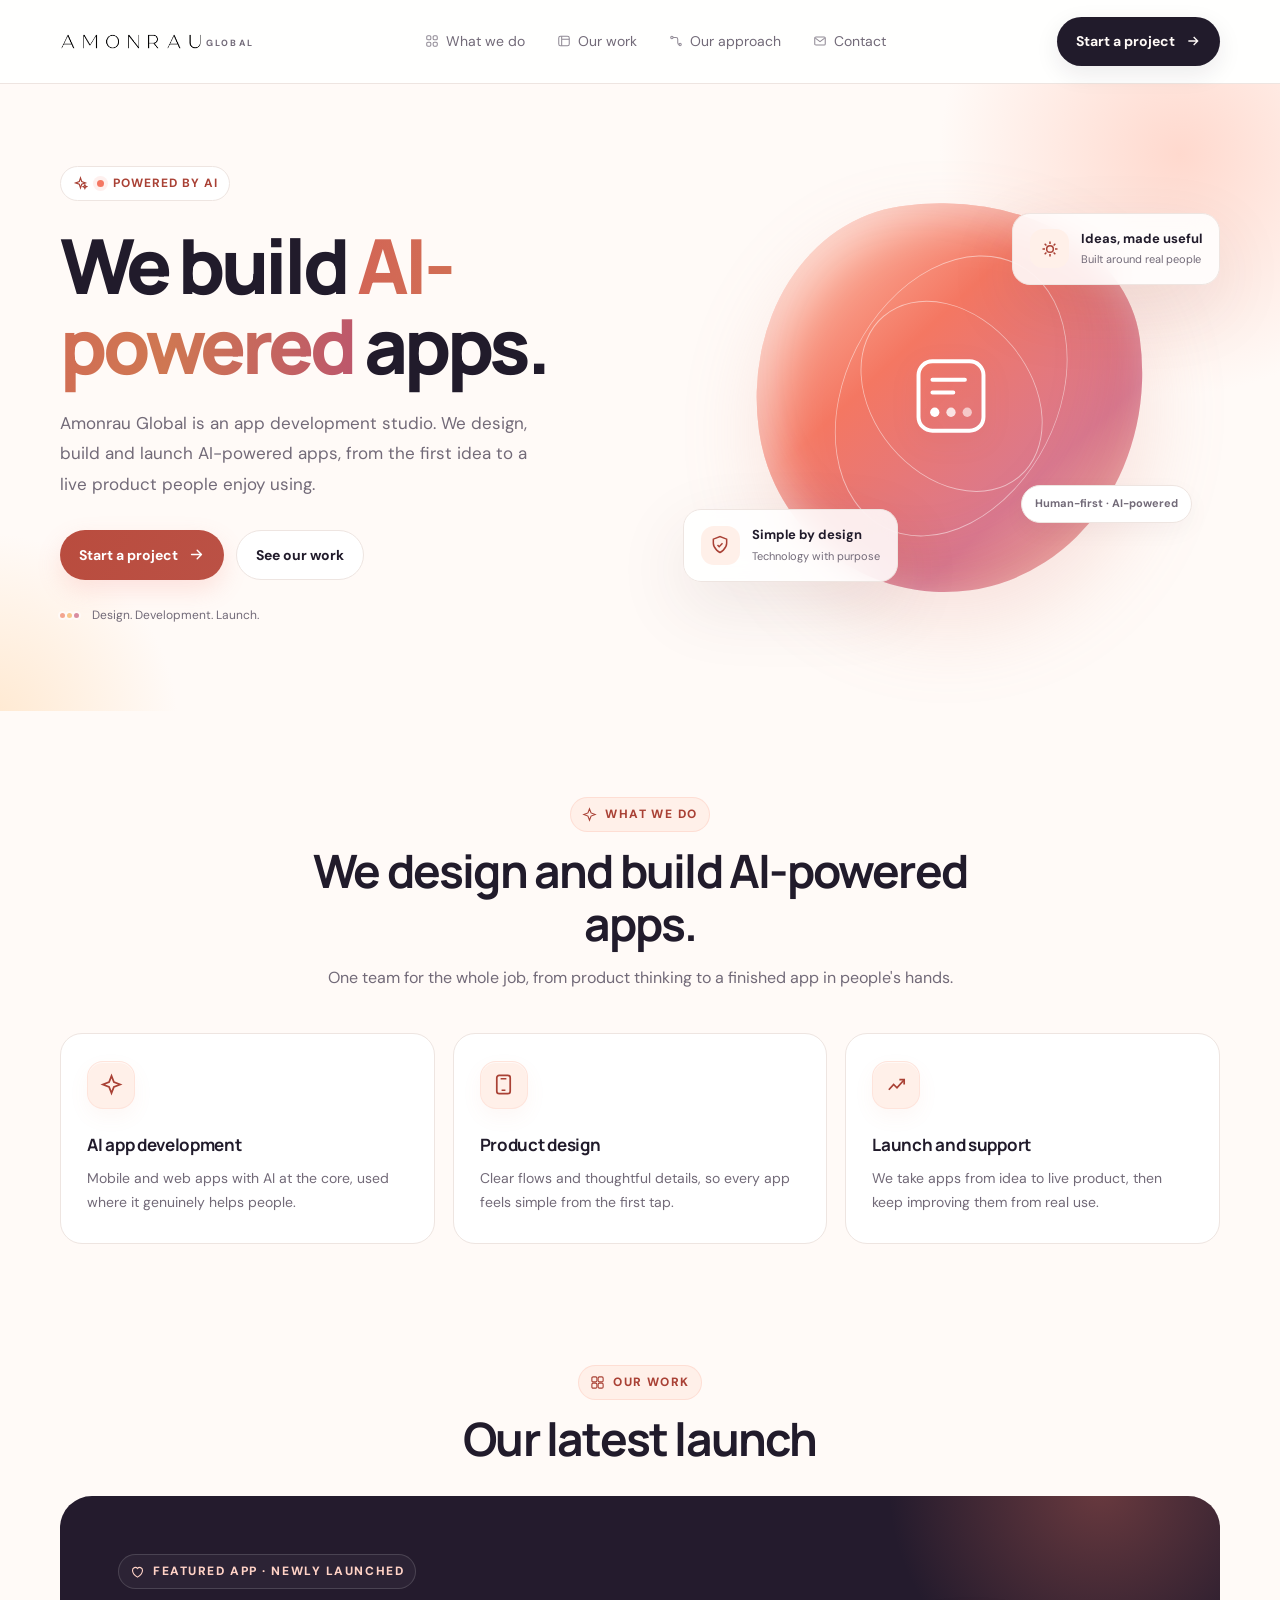
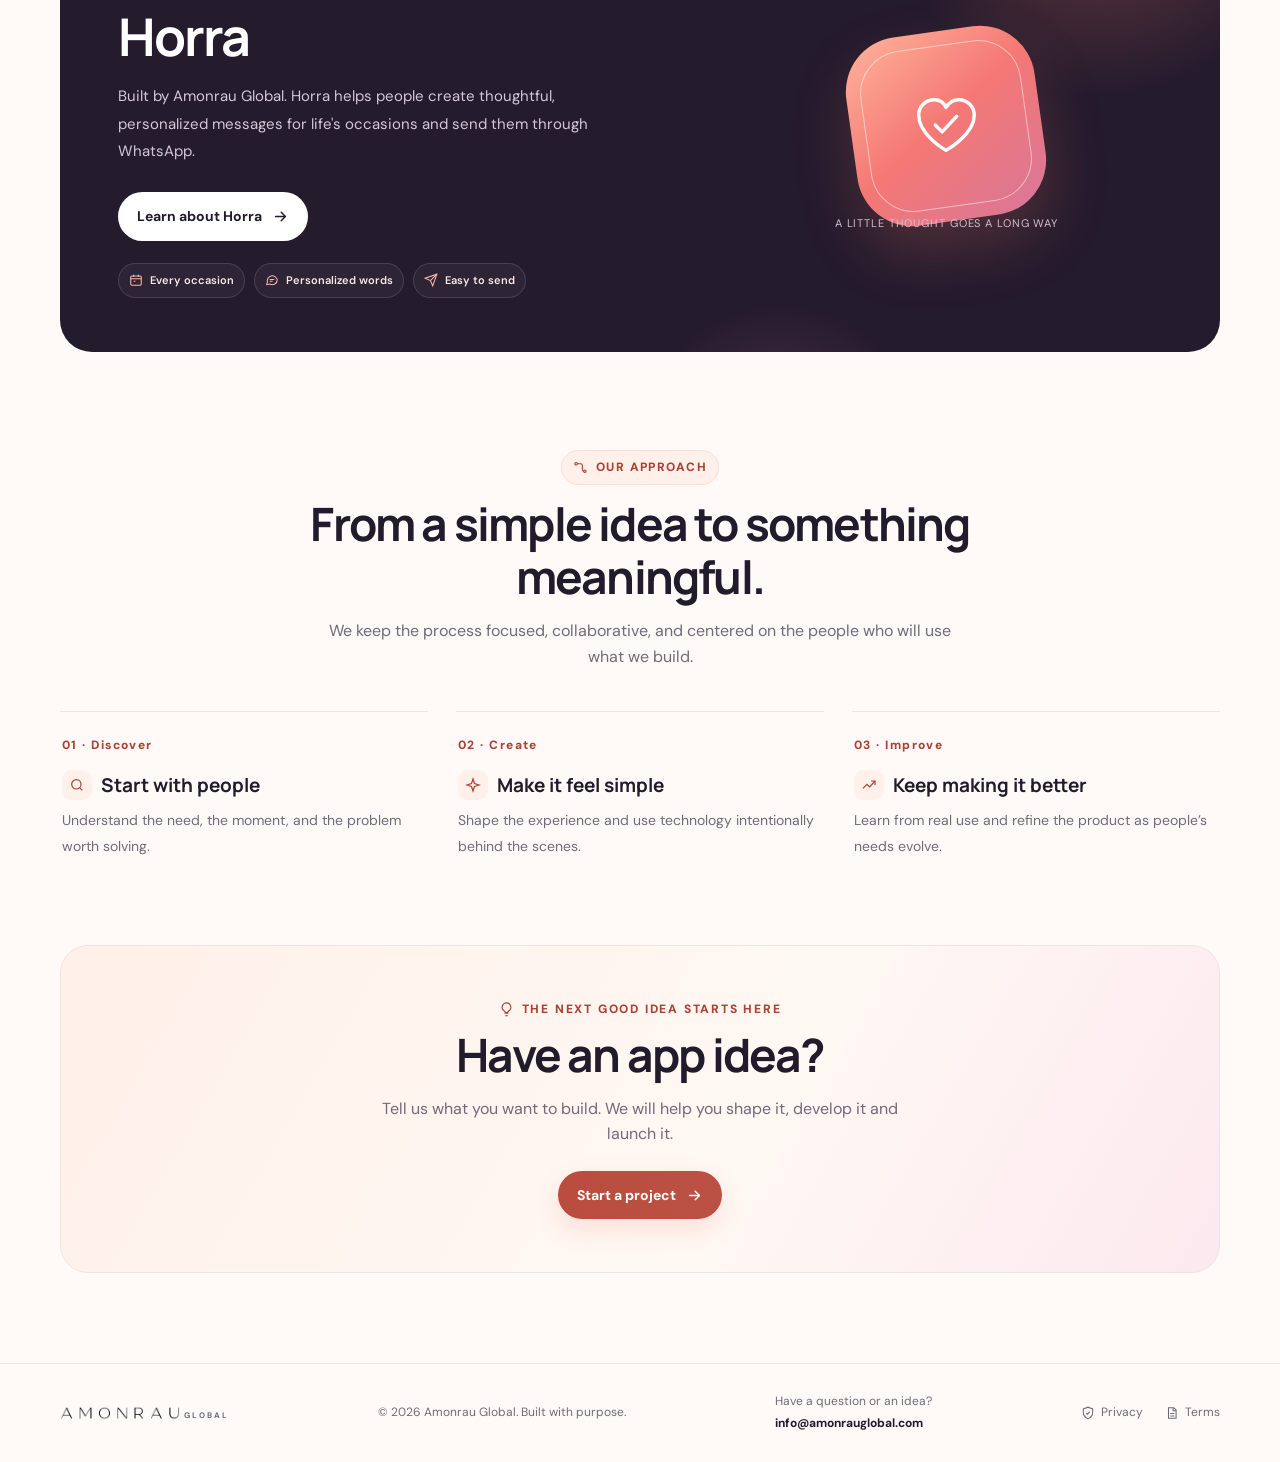
<file: index.html>
<!doctype html>
<html lang="en">
<head>
  <meta charset="utf-8">
  <meta name="viewport" content="width=device-width, initial-scale=1, viewport-fit=cover">
  <meta name="theme-color" content="#fffaf7" media="(prefers-color-scheme: light)">
  <meta name="theme-color" content="#17111d" media="(prefers-color-scheme: dark)">
  <meta name="color-scheme" content="light dark">
  <link rel="canonical" href="https://www.amonrauglobal.com/">
  <meta property="og:type" content="website">
  <meta property="og:site_name" content="Amonrau Global">
  <meta property="og:title" content="Amonrau Global — Powered by AI">
  <meta property="og:description" content="We design, build and launch AI-powered apps. See our work, including Horra.">
  <meta property="og:url" content="https://www.amonrauglobal.com/">
  <meta name="twitter:card" content="summary">
  <link rel="icon" href="data:image/svg+xml,%3Csvg xmlns='http://www.w3.org/2000/svg' viewBox='0 0 32 32'%3E%3Cdefs%3E%3ClinearGradient id='g' x1='0' y1='0' x2='1' y2='1'%3E%3Cstop offset='0' stop-color='%23f47762'/%3E%3Cstop offset='.7' stop-color='%23ffb16d'/%3E%3C/linearGradient%3E%3C/defs%3E%3Crect width='32' height='32' rx='10' fill='url(%23g)'/%3E%3Cpath d='M7 21 14 7l3 5.5L11.5 24H7zM19 17.5l2.8-5L28 24h-5.6l-3.4-6.5z' fill='white'/%3E%3C/svg%3E">
  <script type="application/ld+json">{"@context":"https://schema.org","@type":"Organization","name":"Amonrau Global","url":"https://www.amonrauglobal.com/","email":"info@amonrauglobal.com","description":"Amonrau Global is an app development studio that designs, builds and launches AI-powered apps."}</script>
  <noscript><style>.reveal{opacity:1!important;transform:none!important}.horra-copy h2{font-size:clamp(36px,4.2vw,52px);letter-spacing:-2px}
    .brand{gap:8px;align-items:center}.brand-wordmark{display:block;width:142px;height:auto;object-fit:contain}.brand-global{font:700 9px/1 'DM Sans',sans-serif;letter-spacing:.24em;color:var(--muted);align-self:center;margin:4px 0 0 -4px}.footer .brand-wordmark{width:120px}.footer .brand-global{font-size:8px}@media(prefers-color-scheme:dark){:root:not([data-theme="light"]) .brand-wordmark{filter:invert(1)}}:root[data-theme="dark"] .brand-wordmark{filter:invert(1)}@media(max-width:620px){.brand-wordmark{width:120px}.brand-global{font-size:8px}}
</style></noscript>
  <meta name="description" content="Amonrau Global is an app development studio. We design, build and launch AI-powered apps, including our newest app, Horra.">
  <title>Amonrau Global — Powered by AI</title>
  <link rel="preconnect" href="https://fonts.googleapis.com">
  <link rel="preconnect" href="https://fonts.gstatic.com" crossorigin>
  <link href="https://fonts.googleapis.com/css2?family=DM+Sans:wght@400;500;600;700&family=Manrope:wght@400;500;600;700;800&display=swap" rel="stylesheet">
  <style>
    :root{--card:#fff;--navbg:#fff;--glass:#ffffffdc;--ctabg:linear-gradient(120deg,#fff0e9,#fff8f3 60%,#fce8ef);--ink:#211b2b;--muted:#726a78;--paper:#fffaf7;--white:#fff;--coral:#f47762;--orange:#ffb26d;--pink:#f5b9c9;--line:#eee5e1;--soft:#fff0e9;--shadow:0 24px 70px rgba(85,45,57,.10);padding-top:env(safe-area-inset-top,0px);padding-bottom:env(safe-area-inset-bottom,0px)}
    @media(prefers-color-scheme:dark){:root:not([data-theme="light"]){--ink:#f6eeee;--muted:#b9aebb;--paper:#17111d;--card:#211828;--navbg:#211828;--glass:#2a2032dd;--line:#382c40;--soft:#3a2530;--shadow:0 24px 70px rgba(0,0,0,.45);--ctabg:linear-gradient(120deg,#2a1c2b,#251a28 60%,#2f1c29);color-scheme:dark}}
    :root[data-theme="dark"]{--ink:#f6eeee;--muted:#b9aebb;--paper:#17111d;--card:#211828;--navbg:#211828;--glass:#2a2032dd;--line:#382c40;--soft:#3a2530;--shadow:0 24px 70px rgba(0,0,0,.45);--ctabg:linear-gradient(120deg,#2a1c2b,#251a28 60%,#2f1c29);color-scheme:dark}
    html{scroll-padding-top:calc(env(safe-area-inset-top,0px) + 84px)}
    body{overflow-x:hidden}
    :focus-visible{outline:3px solid var(--coral);outline-offset:3px;border-radius:8px}
    .skip{position:absolute;left:16px;top:-60px;background:var(--ink);color:var(--paper);padding:10px 16px;border-radius:10px;z-index:100;font-weight:700;font-size:14px}.skip:focus{top:calc(env(safe-area-inset-top,0px) + 10px)}
    *{box-sizing:border-box}html{scroll-behavior:smooth}body{margin:0;background:var(--paper);color:var(--ink);font-family:'DM Sans',sans-serif;line-height:1.6;-webkit-font-smoothing:antialiased}a{color:inherit;text-decoration:none}button,a{-webkit-tap-highlight-color:transparent}.wrap{width:min(1160px,calc(100% - 44px));margin-inline:auto}
    .nav{position:sticky;top:0;z-index:1000;width:100%;height:84px;margin:0;padding-inline:max(22px,calc((100% - 1160px)/2));display:flex;align-items:center;justify-content:space-between;gap:28px;background:var(--glass);backdrop-filter:blur(16px);-webkit-backdrop-filter:blur(16px);border-bottom:1px solid var(--line)}.brand{display:flex;align-items:center;gap:11px;font-family:Manrope,sans-serif;font-size:19px;font-weight:800;letter-spacing:-.7px}.brand-mark{width:35px;height:35px;border-radius:12px;background:linear-gradient(135deg,var(--coral),#ffb16d 70%);display:grid;place-items:center;color:white;box-shadow:0 6px 18px #f4776230}.brand-mark svg{width:21px;height:21px}.navlinks{display:flex;align-items:center;gap:32px;color:var(--muted);font-size:14px}.navlinks a:hover{color:var(--coral)}.nav-cta,.btn{display:inline-flex;align-items:center;justify-content:center;gap:10px;padding:13px 19px;border-radius:999px;font-size:14px;font-weight:700;transition:transform .2s,box-shadow .2s,background .2s}.nav-cta,.btn-primary{background:var(--ink);color:var(--paper);box-shadow:0 8px 24px #211b2b16}.nav-cta:hover,.btn:hover{transform:translateY(-2px);box-shadow:0 12px 28px #211b2b1c}.menu-btn{display:none;border:1px solid var(--line);background:var(--card);border-radius:12px;width:42px;height:42px;color:var(--ink)}
    .hero{padding:82px 0 86px;position:relative;overflow:hidden}@media(prefers-color-scheme:dark){:root:not([data-theme="light"]) .hero:before,:root:not([data-theme="light"]) .hero:after{opacity:.18}}.hero:before{content:"";position:absolute;width:500px;height:500px;border-radius:50%;right:-150px;top:-180px;background:radial-gradient(circle,#ffd9ce 0,rgba(255,217,206,0) 68%);pointer-events:none}.hero:after{content:"";position:absolute;width:390px;height:390px;border-radius:50%;left:-210px;bottom:-210px;background:radial-gradient(circle,#ffe8cf 0,transparent 70%);pointer-events:none}.hero-grid{display:grid;grid-template-columns:1.02fr .98fr;gap:64px;align-items:center;position:relative;z-index:1}.eyebrow{display:inline-flex;align-items:center;gap:9px;padding:7px 12px;border:1px solid var(--line);background:var(--card);border-radius:999px;color:var(--coral);font-size:12px;font-weight:700;letter-spacing:.08em;text-transform:uppercase}.spark{width:7px;height:7px;background:var(--coral);border-radius:50%;box-shadow:0 0 0 4px #f477621c}.hero h1{font-family:Manrope,sans-serif;font-size:clamp(48px,6.2vw,76px);line-height:1.05;letter-spacing:-4.2px;margin:25px 0 22px;font-weight:800;max-width:650px}.hero h1 span{background:linear-gradient(100deg,#ed7563,#ee9b6e 52%,#d9798f);-webkit-background-clip:text;background-clip:text;color:transparent}.hero p{font-size:17px;line-height:1.8;color:var(--muted);max-width:490px;margin:0 0 30px}.actions{display:flex;gap:12px;flex-wrap:wrap}.btn-primary{color:#fff;background:linear-gradient(110deg,#f47762,#ee8c76);box-shadow:0 10px 24px #f477622e}.btn-light{background:var(--card);border:1px solid var(--line);color:var(--ink)}.btn svg{width:17px;height:17px}.trustline{display:flex;align-items:center;gap:11px;margin-top:26px;font-size:12px;color:var(--muted)}.trustdots{display:flex}.trustdots i{display:block;width:9px;height:9px;background:#f3a58f;border:2px solid var(--paper);border-radius:50%;margin-left:-2px}.trustdots i:nth-child(2){background:#f7c88b}.trustdots i:nth-child(3){background:#d98ca0}
    .hero-art{min-height:450px;display:grid;place-items:center;position:relative}.orb{width:min(390px,90%);aspect-ratio:1;border-radius:44% 56% 52% 48% / 52% 42% 58% 48%;background:linear-gradient(145deg,#ffb99e 0%,#f47c76 36%,#d8758c 68%,#f8c8b1 100%);box-shadow:inset -22px -28px 65px #b74e5b24,inset 15px 18px 45px #fff8,0 35px 80px #dd8b7b35;transform:rotate(-8deg);position:relative;animation:float 7s ease-in-out infinite}.orb:before,.orb:after{content:"";position:absolute;border:1px solid #ffffff80;border-radius:50%;inset:12%;transform:rotate(35deg) scaleX(.72)}.orb:after{inset:23%;transform:rotate(-32deg) scaleX(.75)}.orb-core{position:absolute;inset:0;display:grid;place-items:center;transform:rotate(8deg)}.orb-core svg{width:100px;height:100px;filter:drop-shadow(0 8px 12px #8e394b20);color:white}.float-card{position:absolute;background:var(--glass);backdrop-filter:blur(14px);border:1px solid var(--line);border-radius:18px;box-shadow:var(--shadow);padding:15px 17px;display:flex;align-items:center;gap:12px}.float-card.one{top:42px;right:0}.float-card.two{bottom:39px;left:0}.float-icon{width:39px;height:39px;display:grid;place-items:center;border-radius:13px;background:var(--soft);color:#e97c69}.float-icon svg{width:20px;height:20px}.float-card strong{display:block;font-size:13px}.float-card small{display:block;font-size:11px;color:var(--muted);margin-top:2px}.mini-pill{color:var(--muted)!important;position:absolute;right:28px;bottom:98px;padding:9px 13px;background:var(--card);border:1px solid var(--line);border-radius:999px;font-size:11px;font-weight:700;color:#78616a;box-shadow:0 8px 24px #3e1f2a0a}
    .section{padding:86px 0}.section-head{text-align:center;max-width:660px;margin:0 auto 42px}.kicker{font-size:12px;font-weight:800;letter-spacing:.15em;text-transform:uppercase;color:var(--coral)}h2{font-family:Manrope,sans-serif;font-size:clamp(32px,4vw,46px);line-height:1.15;letter-spacing:-1.8px;margin:13px 0 14px} .section-head p{color:var(--muted);font-size:16px;margin:0}.features{display:grid;grid-template-columns:repeat(3,1fr);gap:18px}.feature{padding:27px 26px 28px;background:var(--card);border:1px solid var(--line);border-radius:22px;min-height:205px;transition:transform .25s,box-shadow .25s}.feature:hover{transform:translateY(-5px);box-shadow:var(--shadow)}.feature-icon{width:48px;height:48px;border-radius:16px;background:var(--soft);color:#e77866;display:grid;place-items:center;margin-bottom:22px}.feature-icon svg{width:23px;height:23px}.feature h3{font-family:Manrope,sans-serif;font-size:17px;margin:0 0 8px;letter-spacing:-.3px}.feature p{font-size:14px;color:var(--muted);margin:0;line-height:1.75}
    .horra{padding:35px 0 90px}.horra-panel{background:#241b2d;color:#fff;border-radius:32px;overflow:hidden;position:relative;padding:58px 58px 54px;display:grid;grid-template-columns:1fr .75fr;align-items:center;gap:38px}.horra-panel:before{content:"";position:absolute;width:440px;height:440px;right:-100px;top:-230px;border-radius:50%;background:radial-gradient(circle,#f4776255,transparent 68%)}.horra-panel:after{content:"";position:absolute;width:300px;height:300px;right:25%;bottom:-250px;border-radius:50%;background:radial-gradient(circle,#d8758c40,transparent 70%)}.horra-copy,.horra-art{position:relative;z-index:1}.horra-label{display:inline-flex;gap:8px;align-items:center;color:#ffd2c6;font-size:12px;letter-spacing:.13em;text-transform:uppercase;font-weight:800}.horra-copy h2{font-size:clamp(38px,4.5vw,56px);margin:18px 0 16px;letter-spacing:-2.4px}.horra-copy p{max-width:470px;color:#d4c8d5;font-size:15px;line-height:1.85;margin:0 0 26px}.horra-copy .btn-primary{background:#fff;color:#251b2d;box-shadow:none}.horra-art{display:grid;place-items:center;min-height:230px}.horra-mark{width:190px;height:190px;border-radius:55px;background:linear-gradient(145deg,#ffb39b,#f47874 48%,#d8779a);display:grid;place-items:center;transform:rotate(-8deg);box-shadow:0 28px 60px #f4776235;position:relative}.horra-mark:before{content:"";position:absolute;inset:14px;border:1px solid #ffffff80;border-radius:43px}.horra-mark svg{width:78px;height:78px;color:white;transform:rotate(8deg)}.horra-art small{position:absolute;bottom:8px;color:#cfc1d1;font-size:11px;letter-spacing:.08em;text-transform:uppercase}
    .steps{display:grid;grid-template-columns:repeat(3,1fr);gap:28px}.step{border-top:1px solid var(--line);padding-top:19px}.step-num{font-size:12px;font-weight:800;color:var(--coral);letter-spacing:.12em}.step h3{font-family:Manrope,sans-serif;font-size:19px;margin:13px 0 8px}.step p{font-size:14px;color:var(--muted);margin:0;line-height:1.8}.cta-bottom{padding:0 0 90px}.cta-inner{background:var(--ctabg);border:1px solid var(--line);border-radius:28px;text-align:center;padding:53px 24px}.cta-inner h2{margin-top:0}.cta-inner p{color:var(--muted);margin:0 auto 24px;max-width:520px}.footer{border-top:1px solid var(--line);padding:28px 0 calc(28px + env(safe-area-inset-bottom,0px))}.footer-inner{display:flex;align-items:center;justify-content:space-between;gap:20px;color:var(--muted);font-size:12px}.footer .brand{color:var(--ink);font-size:16px}.footer .brand-mark{width:30px;height:30px;border-radius:10px}.footer-links{display:flex;gap:22px}.footer-links a:hover{color:var(--coral)}.footer-contact{display:grid;gap:3px}.footer-contact a{color:var(--ink);font-weight:700}.footer-contact a:hover{color:var(--coral)}
    @keyframes float{0%,100%{transform:translateY(0) rotate(-8deg)}50%{transform:translateY(-13px) rotate(-4deg)}}.reveal{opacity:0;transform:translateY(18px);transition:opacity .65s ease,transform .65s ease}.reveal.visible{opacity:1;transform:translateY(0)}
    @media(max-width:850px){.hero{padding:55px 0 65px}.hero-grid{grid-template-columns:1fr;gap:15px}.hero-copy{text-align:center}.hero h1,.hero p{margin-left:auto;margin-right:auto}.actions,.trustline{justify-content:center}.hero-art{min-height:390px}.orb{width:310px}.float-card.one{right:6%}.float-card.two{left:6%}.features{grid-template-columns:repeat(2,1fr)}.horra-panel{padding:42px 34px;grid-template-columns:1fr .7fr;gap:15px}.horra-mark{width:145px;height:145px;border-radius:42px}.horra-mark svg{width:60px}.steps{gap:20px}}
    @media(max-width:620px){.wrap{width:min(100% - 32px,1160px)}.nav{height:72px;padding-inline:16px}.navlinks{display:none;position:absolute;top:66px;left:16px;right:16px;z-index:10;background:var(--navbg);border:1px solid var(--line);border-radius:18px;padding:18px;box-shadow:var(--shadow);flex-direction:column;align-items:stretch;gap:15px}.navlinks.open{display:flex}.nav-cta{display:none}.menu-btn{display:grid;place-items:center}.hero{padding:45px 0 45px}.hero h1{font-size:49px;letter-spacing:-2.8px}.hero p{font-size:15px}.hero-art{min-height:330px}.orb{width:255px}.orb-core svg{width:72px}.float-card{padding:10px 12px;border-radius:14px}.float-card.one{top:20px;right:0}.float-card.two{bottom:12px;left:0}.float-icon{width:32px;height:32px}.mini-pill{right:0;bottom:80px}.section{padding:62px 0}.section-head{margin-bottom:28px}.features{grid-template-columns:1fr}.feature{min-height:auto;padding:23px}.feature-icon{margin-bottom:15px}.horra{padding:8px 0 62px}.horra-panel{grid-template-columns:1fr;padding:35px 25px 28px;border-radius:24px}.horra-copy h2{font-size:40px}.horra-art{min-height:190px;order:-1}.horra-mark{width:132px;height:132px;border-radius:39px}.horra-mark svg{width:55px}.horra-art small{bottom:0}.steps{grid-template-columns:1fr;gap:25px}.cta-bottom{padding-bottom:62px}.cta-inner{padding:38px 20px}.footer-inner{align-items:flex-start;flex-direction:column}.footer-links{flex-wrap:wrap;gap:15px}.actions .btn{width:100%}}
    @media(max-width:850px){.nav{gap:16px}.navlinks{gap:16px}.navlinks a{white-space:nowrap}.nav-cta{padding-inline:15px}}
    @media(min-width:621px) and (max-width:760px){.nav{height:72px;padding-inline:16px;gap:12px}.navlinks{display:none;position:absolute;top:66px;left:16px;right:16px;z-index:10;background:var(--navbg);border:1px solid var(--line);border-radius:18px;padding:18px;box-shadow:var(--shadow);flex-direction:column;align-items:stretch;gap:15px}.navlinks.open{display:flex}.nav-cta{display:none}.menu-btn{display:grid;place-items:center}}
    @media(prefers-reduced-motion:reduce){*,*::before,*::after{scroll-behavior:auto!important;animation:none!important;transition:none!important}.reveal{opacity:1;transform:none}}
  .horra-copy h2{font-size:clamp(36px,4.2vw,52px);letter-spacing:-2px}

    /* Premium section icon system */
    .kicker{display:inline-flex;align-items:center;justify-content:center;gap:8px}
    .kicker svg,.horra-label svg,.eyebrow svg{width:15px;height:15px;flex:0 0 auto}
    .section-head .kicker{padding:7px 11px;border:1px solid #f4776226;background:var(--soft);border-radius:999px;letter-spacing:.12em}
    .feature-icon{box-shadow:inset 0 1px 0 #fff9,0 8px 20px #e7786610;border:1px solid #f477621a;transition:transform .25s,box-shadow .25s}
    .feature:hover .feature-icon{transform:translateY(-2px) scale(1.04);box-shadow:0 10px 24px #e7786624}
    .step{position:relative;padding-left:2px}
    .step-num{display:inline-flex;align-items:center;gap:8px}
    .step-num svg{width:16px;height:16px;stroke:currentColor}
    .step h3{display:flex;align-items:center;gap:9px}
    .step h3 .step-mini-icon{width:30px;height:30px;display:inline-grid;place-items:center;border-radius:10px;background:var(--soft);color:var(--coral)}
    .step-mini-icon svg{width:16px;height:16px}
    .horra-label{padding:7px 11px;border:1px solid #ffffff24;border-radius:999px;background:#ffffff0a}
    .horra-feature-list{display:flex;flex-wrap:wrap;gap:9px;margin-top:22px}
    .horra-feature{display:inline-flex;align-items:center;gap:7px;padding:8px 10px;border:1px solid #ffffff20;background:#ffffff0b;border-radius:999px;color:#f8e9e8;font-size:11px;font-weight:600}
    .horra-feature svg{width:14px;height:14px;color:#ffb6a4}
    .cta-inner .kicker{margin-bottom:10px}
    .cta-inner .kicker svg{width:15px;height:15px}
    .navlinks a{display:inline-flex;align-items:center;gap:7px}
    .navlinks a svg{width:14px;height:14px;opacity:.78}
    .footer-links a{display:inline-flex;align-items:center;gap:6px}
    .footer-links a svg{width:14px;height:14px}
    .hero-art{isolation:isolate}
    .orb{background:linear-gradient(145deg,#ffd0bc 0%,#f47762 38%,#d9798f 72%,#ffc8a8 100%)}
    .orb-core svg{width:116px;height:116px}
    .hero-art:after{content:"";position:absolute;width:72%;height:72%;border:1px solid #f4776220;border-radius:50%;z-index:-1;transform:rotate(-22deg) scaleY(.56)}
    @media(max-width:620px){.horra-feature-list{gap:7px}.horra-feature{font-size:10px;padding:7px 9px}.orb-core svg{width:82px;height:82px}}

    .brand{gap:8px;align-items:center}.brand-wordmark{display:block;width:142px;height:auto;object-fit:contain}.brand-global{font:700 9px/1 'DM Sans',sans-serif;letter-spacing:.24em;color:var(--muted);align-self:center;margin:4px 0 0 -4px}.footer .brand-wordmark{width:120px}.footer .brand-global{font-size:8px}@media(prefers-color-scheme:dark){:root:not([data-theme="light"]) .brand-wordmark{filter:invert(1)}}:root[data-theme="dark"] .brand-wordmark{filter:invert(1)}@media(max-width:620px){.brand-wordmark{width:120px}.brand-global{font-size:8px}}
</style>
</head>
<body>
  <a class="skip" href="#main">Skip to content</a>
  <header class="nav">
    <a class="brand" href="#home" aria-label="Amonrau Global home"><img class="brand-wordmark" src="assets/amonrau-wordmark.png" alt="Amonrau" /><span class="brand-global">GLOBAL</span></a>
    <nav class="navlinks" id="navlinks" aria-label="Main navigation"><a href="#about"><svg viewBox="0 0 24 24" fill="none" stroke="currentColor" stroke-width="1.8" aria-hidden="true"><rect x="3" y="3" width="7" height="7" rx="2"/><rect x="14" y="3" width="7" height="7" rx="2"/><rect x="3" y="14" width="7" height="7" rx="2"/><rect x="14" y="14" width="7" height="7" rx="2"/></svg>What we do</a><a href="#work"><svg viewBox="0 0 24 24" fill="none" stroke="currentColor" stroke-width="1.8" aria-hidden="true"><rect x="3" y="4" width="18" height="16" rx="3"/><path d="M8 4v16M8 9h13"/></svg>Our work</a><a href="#process"><svg viewBox="0 0 24 24" fill="none" stroke="currentColor" stroke-width="1.8" aria-hidden="true"><circle cx="5" cy="6" r="2"/><circle cx="19" cy="18" r="2"/><path d="M7 6h5a3 3 0 0 1 3 3v6a3 3 0 0 0 3 3"/></svg>Our approach</a><a href="mailto:info@amonrauglobal.com"><svg viewBox="0 0 24 24" fill="none" stroke="currentColor" stroke-width="1.8" aria-hidden="true"><rect x="3" y="5" width="18" height="14" rx="2"/><path d="m4 7 8 6 8-6"/></svg>Contact</a></nav>
    <a class="nav-cta project-trigger" href="#project-modal">Start a project <svg viewBox="0 0 24 24" width="16" height="16" fill="none" stroke="currentColor" stroke-width="2" aria-hidden="true"><path d="M5 12h14M13 6l6 6-6 6"/></svg></a>
    <button class="menu-btn" id="menuBtn" aria-label="Open navigation" aria-expanded="false" aria-controls="navlinks"><svg viewBox="0 0 24 24" width="20" height="20" fill="none" stroke="currentColor" stroke-width="2" stroke-linecap="round"><path d="M4 7h16M4 12h16M4 17h16"/></svg></button>
  </header>
  <main id="main">
    <section class="hero" id="home"><div class="wrap hero-grid">
      <div class="hero-copy reveal"><div class="eyebrow"><svg viewBox="0 0 24 24" fill="none" stroke="currentColor" stroke-width="1.8" aria-hidden="true"><path d="m12 3 1.9 5.8L20 11l-6.1 2.2L12 19l-1.9-5.8L4 11l6.1-2.2L12 3Z"/><path d="m19 14 .9 2.1L22 17l-2.1.9L19 20l-.9-2.1L16 17l2.1-.9L19 14Z"/></svg><span class="spark"></span> Powered by AI</div><h1>We build <span>AI-powered</span> apps.</h1><p>Amonrau Global is an app development studio. We design, build and launch AI-powered apps, from the first idea to a live product people enjoy using.</p><div class="actions"><a class="btn btn-primary project-trigger" href="#project-modal">Start a project <svg viewBox="0 0 24 24" fill="none" stroke="currentColor" stroke-width="2" stroke-linecap="round" stroke-linejoin="round" aria-hidden="true"><path d="M5 12h14M13 6l6 6-6 6"/></svg></a><a class="btn btn-light" href="#work">See our work</a></div><div class="trustline"><span class="trustdots"><i></i><i></i><i></i></span> Design. Development. Launch.</div></div>
      <div class="hero-art reveal" aria-label="Abstract warm gradient artwork"><div class="orb"><div class="orb-core"><svg viewBox="0 0 100 100" fill="none" aria-hidden="true"><rect x="22" y="20" width="56" height="60" rx="12" stroke="currentColor" stroke-width="3.4"/><path d="M34 36h28M34 47h18" stroke="currentColor" stroke-width="3.4" stroke-linecap="round"/><circle cx="36" cy="64" r="4" fill="currentColor"/><circle cx="50" cy="64" r="4" fill="currentColor" opacity=".8"/><circle cx="64" cy="64" r="4" fill="currentColor" opacity=".6"/></svg></div></div><div class="float-card one"><span class="float-icon"><svg viewBox="0 0 24 24" fill="none" stroke="currentColor" stroke-width="1.8" aria-hidden="true"><path d="M12 3v3m0 12v3M3 12h3m12 0h3M5.6 5.6l2.1 2.1m8.6 8.6 2.1 2.1m0-12.8-2.1 2.1m-8.6 8.6-2.1 2.1"/><circle cx="12" cy="12" r="4"/></svg></span><span><strong>Ideas, made useful</strong><small>Built around real people</small></span></div><div class="float-card two"><span class="float-icon"><svg viewBox="0 0 24 24" fill="none" stroke="currentColor" stroke-width="1.8" aria-hidden="true"><path d="M12 21s8-4 8-11V5l-8-3-8 3v5c0 7 8 11 8 11Z"/><path d="m9 12 2 2 4-4"/></svg></span><span><strong>Simple by design</strong><small>Technology with purpose</small></span></div><div class="mini-pill">Human-first · AI-powered</div></div>
    </div></section>
    <section class="section" id="about"><div class="wrap"><div class="section-head reveal"><div class="kicker"><svg viewBox="0 0 24 24" fill="none" stroke="currentColor" stroke-width="1.8" aria-hidden="true"><path d="M12 3 14.5 9.5 21 12l-6.5 2.5L12 21l-2.5-6.5L3 12l6.5-2.5L12 3Z"/></svg>What we do</div><h2>We design and build AI-powered apps.</h2><p>One team for the whole job, from product thinking to a finished app in people's hands.</p></div><div class="features">
      <article class="feature reveal"><div class="feature-icon"><svg viewBox="0 0 24 24" fill="none" stroke="currentColor" stroke-width="1.8" aria-hidden="true"><path d="M12 3 14.5 9.5 21 12l-6.5 2.5L12 21l-2.5-6.5L3 12l6.5-2.5L12 3Z"/></svg></div><h3>AI app development</h3><p>Mobile and web apps with AI at the core, used where it genuinely helps people.</p></article>
      <article class="feature reveal"><div class="feature-icon"><svg viewBox="0 0 24 24" fill="none" stroke="currentColor" stroke-width="1.8" aria-hidden="true"><rect x="5" y="2.5" width="14" height="19" rx="2.5"/><path d="M9 6h6M10 18h4"/></svg></div><h3>Product design</h3><p>Clear flows and thoughtful details, so every app feels simple from the first tap.</p></article>
      <article class="feature reveal"><div class="feature-icon"><svg viewBox="0 0 24 24" fill="none" stroke="currentColor" stroke-width="1.8" aria-hidden="true"><path d="M4 17.5 9 12l3.5 3.5L20 7"/><path d="M15 7h5v5"/></svg></div><h3>Launch and support</h3><p>We take apps from idea to live product, then keep improving them from real use.</p></article>
    </div></div></section>
    <section class="horra" id="work"><div class="wrap"><div class="section-head reveal" style="margin-bottom:30px"><div class="kicker"><svg viewBox="0 0 24 24" fill="none" stroke="currentColor" stroke-width="1.8" aria-hidden="true"><rect x="3" y="3" width="8" height="8" rx="2"/><rect x="13" y="3" width="8" height="8" rx="2"/><rect x="3" y="13" width="8" height="8" rx="2"/><rect x="13" y="13" width="8" height="8" rx="2"/></svg>Our work</div><h2 style="margin-bottom:0">Our latest launch</h2></div><div class="horra-panel reveal"><div class="horra-copy"><div class="horra-label"><svg viewBox="0 0 24 24" fill="none" stroke="currentColor" stroke-width="1.8" aria-hidden="true"><path d="M12 21s-8-4.5-8-11a4.5 4.5 0 0 1 8-2.8A4.5 4.5 0 0 1 20 10c0 6.5-8 11-8 11Z"/></svg> Featured app · Newly launched</div><h2>Horra</h2><p>Built by Amonrau Global. Horra helps people create thoughtful, personalized messages for life's occasions and send them through WhatsApp.</p><a class="btn btn-primary" href="https://horra-app.com">Learn about Horra <svg viewBox="0 0 24 24" fill="none" stroke="currentColor" stroke-width="2" stroke-linecap="round" stroke-linejoin="round" aria-hidden="true"><path d="M5 12h14M13 6l6 6-6 6"/></svg></a><div class="horra-feature-list" aria-label="Horra features"><span class="horra-feature"><svg viewBox="0 0 24 24" fill="none" stroke="currentColor" stroke-width="1.8" aria-hidden="true"><rect x="3" y="5" width="18" height="16" rx="2"/><path d="M16 3v4M8 3v4M3 10h18M8 14h3"/></svg>Every occasion</span><span class="horra-feature"><svg viewBox="0 0 24 24" fill="none" stroke="currentColor" stroke-width="1.8" aria-hidden="true"><path d="M21 11.5a8.5 8.5 0 0 1-12.7 7.4L3 20l1.1-4.3A8.5 8.5 0 1 1 21 11.5Z"/><path d="M8 11h8M8 14h5"/></svg>Personalized words</span><span class="horra-feature"><svg viewBox="0 0 24 24" fill="none" stroke="currentColor" stroke-width="1.8" aria-hidden="true"><path d="m22 2-7 20-4-9-9-4 20-7Z"/><path d="M22 2 11 13"/></svg>Easy to send</span></div></div><div class="horra-art" aria-label="Horra app highlight"><div class="horra-mark"><svg viewBox="0 0 80 80" fill="none" aria-hidden="true"><path d="M40 65S12 49 12 29c0-9 7-16 16-16 6 0 10 3 12 8 3-5 7-8 13-8 9 0 16 7 16 16 0 20-29 36-29 36Z" stroke="currentColor" stroke-width="3.5" stroke-linejoin="round"/><path d="m29 39 7 7 15-16" stroke="currentColor" stroke-width="3.5" stroke-linecap="round" stroke-linejoin="round"/></svg></div><small>A little thought goes a long way</small></div></div></div></section>
    <section class="section" id="process" style="padding-top:8px"><div class="wrap"><div class="section-head reveal"><div class="kicker"><svg viewBox="0 0 24 24" fill="none" stroke="currentColor" stroke-width="1.8" aria-hidden="true"><circle cx="5" cy="6" r="2"/><circle cx="19" cy="18" r="2"/><path d="M7 6h5a3 3 0 0 1 3 3v6a3 3 0 0 0 3 3"/></svg>Our approach</div><h2>From a simple idea to something meaningful.</h2><p>We keep the process focused, collaborative, and centered on the people who will use what we build.</p></div><div class="steps"><article class="step reveal"><span class="step-num">01 · Discover</span><h3><span class="step-mini-icon"><svg viewBox="0 0 24 24" fill="none" stroke="currentColor" stroke-width="1.8" aria-hidden="true"><circle cx="11" cy="11" r="7"/><path d="m20 20-4-4"/></svg></span>Start with people</h3><p>Understand the need, the moment, and the problem worth solving.</p></article><article class="step reveal"><span class="step-num">02 · Create</span><h3><span class="step-mini-icon"><svg viewBox="0 0 24 24" fill="none" stroke="currentColor" stroke-width="1.8" aria-hidden="true"><path d="m12 3 2.2 6.8L21 12l-6.8 2.2L12 21l-2.2-6.8L3 12l6.8-2.2L12 3Z"/></svg></span>Make it feel simple</h3><p>Shape the experience and use technology intentionally behind the scenes.</p></article><article class="step reveal"><span class="step-num">03 · Improve</span><h3><span class="step-mini-icon"><svg viewBox="0 0 24 24" fill="none" stroke="currentColor" stroke-width="1.8" aria-hidden="true"><path d="M3 17 9 11l4 4 8-9"/><path d="M15 6h6v6"/></svg></span>Keep making it better</h3><p>Learn from real use and refine the product as people’s needs evolve.</p></article></div></div></section>
    <section class="cta-bottom"><div class="wrap"><div class="cta-inner reveal"><div class="kicker"><svg viewBox="0 0 24 24" fill="none" stroke="currentColor" stroke-width="1.8" aria-hidden="true"><path d="M9 18h6M10 22h4M8.5 14.5A7 7 0 1 1 15.5 14.5c-.9.7-1.5 1.7-1.5 2.5h-4c0-.8-.6-1.8-1.5-2.5Z"/></svg>The next good idea starts here</div><h2>Have an app idea?</h2><p>Tell us what you want to build. We will help you shape it, develop it and launch it.</p><a class="btn btn-primary project-trigger" href="#project-modal">Start a project <svg viewBox="0 0 24 24" fill="none" stroke="currentColor" stroke-width="2" stroke-linecap="round" stroke-linejoin="round" aria-hidden="true"><path d="M5 12h14M13 6l6 6-6 6"/></svg></a></div></div></section>
  </main>
  <footer class="footer"><div class="wrap footer-inner"><a class="brand" href="#home"><img class="brand-wordmark" src="assets/amonrau-wordmark.png" alt="Amonrau" /><span class="brand-global">GLOBAL</span></a><span>© <span id="year"></span> Amonrau Global. Built with purpose.</span><div class="footer-contact" id="contact"><span>Have a question or an idea?</span><a href="mailto:info@amonrauglobal.com">info@amonrauglobal.com</a></div><div class="footer-links"><a href="privacy-policy.html"><svg viewBox="0 0 24 24" fill="none" stroke="currentColor" stroke-width="1.8" aria-hidden="true"><path d="M12 22s8-4 8-11V5l-8-3-8 3v6c0 7 8 11 8 11Z"/><path d="m9 12 2 2 4-4"/></svg>Privacy</a><a href="terms-and-conditions.html"><svg viewBox="0 0 24 24" fill="none" stroke="currentColor" stroke-width="1.8" aria-hidden="true"><path d="M6 3h9l4 4v14H6z"/><path d="M14 3v5h5M9 13h7M9 17h7"/></svg>Terms</a></div></div></footer>
  <script>
    const menuBtn=document.getElementById('menuBtn');const navlinks=document.getElementById('navlinks');menuBtn.addEventListener('click',()=>{const open=navlinks.classList.toggle('open');menuBtn.setAttribute('aria-expanded',String(open));menuBtn.setAttribute('aria-label',open?'Close navigation':'Open navigation')});navlinks.querySelectorAll('a').forEach(a=>a.addEventListener('click',()=>{navlinks.classList.remove('open');menuBtn.setAttribute('aria-expanded','false')}));document.addEventListener('keydown',e=>{if(e.key==='Escape'&&navlinks.classList.contains('open')){navlinks.classList.remove('open');menuBtn.setAttribute('aria-expanded','false');menuBtn.focus()}});if(!('IntersectionObserver' in window)){document.querySelectorAll('.reveal').forEach(el=>el.classList.add('visible'))}document.getElementById('year').textContent=new Date().getFullYear();const observer=window.IntersectionObserver?new IntersectionObserver(entries=>entries.forEach(e=>{if(e.isIntersecting){e.target.classList.add('visible');observer.unobserve(e.target)}}),{threshold:.12}):null;if(observer)document.querySelectorAll('.reveal').forEach(el=>observer.observe(el));
  </script>

<div class="project-modal" id="project-modal" aria-hidden="true" role="dialog" aria-modal="true" aria-labelledby="project-title" aria-describedby="project-intro">
 <div class="project-backdrop" data-close-project></div>
 <section class="project-dialog">
  <button class="project-close" type="button" aria-label="Close form" data-close-project>×</button>
  <p class="kicker">LET'S BUILD SOMETHING</p><h2 id="project-title">Share your idea.</h2>
  <p class="project-intro" id="project-intro">Tell us a little about what you're thinking. We'll get back to you soon.</p>
  <form id="project-form">
   <label for="project-name">Your name</label><input id="project-name" name="name" autocomplete="name" required placeholder="Enter your name">
    <label for="project-email">Your email</label><input id="project-email" name="email" type="email" autocomplete="email" required placeholder="you@example.com">
   <label for="project-idea">Share your idea</label><textarea id="project-idea" name="idea" rows="5" required placeholder="Describe your idea, what you want to build, or the problem you want to solve..."></textarea>
    <button class="btn btn-primary project-submit" type="submit">Continue in your email app <span aria-hidden="true">↗</span></button>
    <p class="form-note">Your email app will open with your message ready to send, or email us at <a href="mailto:info@amonrauglobal.com">info@amonrauglobal.com</a>.</p>
  </form>
 </section>
</div>
<style>
.project-modal{position:fixed;inset:0;z-index:9999;display:none;align-items:center;justify-content:center;padding:22px}.project-modal.open{display:flex}.project-backdrop{position:absolute;inset:0;background:rgba(27,17,30,.62);backdrop-filter:blur(8px)}.project-dialog{position:relative;width:min(100%,540px);max-height:min(90vh,850px);overflow:auto;background:var(--card,#fff);color:var(--ink,#211b2b);border:1px solid var(--line,#eee5e1);border-radius:26px;padding:34px;box-shadow:0 30px 100px #140b1b40;animation:modalIn .22s ease-out}.project-close{position:absolute;right:18px;top:15px;border:1px solid var(--line);background:var(--paper);color:var(--ink);width:38px;height:38px;border-radius:50%;font-size:25px;cursor:pointer}.project-dialog .kicker{color:var(--coral);font-size:11px;font-weight:800;letter-spacing:.16em}.project-dialog h2{margin:8px 42px 8px 0;font-size:clamp(30px,5vw,42px)}.project-intro{color:var(--muted);font-size:14px;margin:0 0 22px}.project-dialog label{display:block;font-weight:700;font-size:13px;margin:15px 0 7px}.project-dialog input,.project-dialog textarea{width:100%;font:inherit;font-size:14px;padding:13px 14px;border:1px solid var(--line);border-radius:12px;background:var(--paper);color:var(--ink);outline:none}.project-dialog textarea{resize:vertical;min-height:120px}.project-dialog input:focus,.project-dialog textarea:focus{border-color:var(--coral);box-shadow:0 0 0 3px #f4776220}.project-submit{border:0;cursor:pointer;width:100%;margin-top:20px}.form-note{font-size:12px;color:var(--muted);text-align:center;margin:13px 0 0}.form-note a{color:var(--coral);font-weight:700}.no-scroll{overflow:hidden}@keyframes modalIn{from{opacity:0;transform:translateY(12px) scale(.98)}to{opacity:1;transform:none}}@media(max-width:520px){.project-dialog{padding:28px 21px;border-radius:22px}.project-modal{padding:12px}}
</style>
<style>
  :root{--accent-text:#a94135}
  @media(prefers-color-scheme:dark){:root:not([data-theme="light"]){--accent-text:#ff9e89}}
  :root[data-theme="dark"]{--accent-text:#ff9e89}
  .nav-cta,.navlinks a,.footer-links a,.footer-contact a{white-space:nowrap}
  .nav-cta{flex:0 0 auto}
  .navlinks a:hover,.footer-links a:hover,.footer-contact a:hover,.form-note a{color:var(--accent-text)}
  .eyebrow,.kicker,.project-dialog .kicker{color:var(--accent-text)}
  .feature-icon,.float-icon,.step-num,.step h3 .step-mini-icon{color:var(--accent-text)}
  .hero h1 span{background-image:linear-gradient(100deg,#d36556,#cf7752 52%,#bc566c)}
  .btn-primary{background:linear-gradient(110deg,#b94c3e,#bb5145)}
  @media(max-width:960px){
    .nav{height:72px;padding-inline:16px;gap:12px}
    .navlinks{display:none;position:absolute;top:66px;left:16px;right:16px;z-index:10;background:var(--navbg);border:1px solid var(--line);border-radius:18px;padding:12px 18px;box-shadow:var(--shadow);flex-direction:column;align-items:stretch;gap:4px}
    .navlinks.open{display:flex}
    .navlinks a{min-height:44px;padding:9px 2px}
    .nav-cta{display:none}
    .menu-btn{display:grid;place-items:center;width:44px;height:44px}
  }
  @media(max-width:620px){
    .hero h1{font-size:clamp(40px,11vw,49px);line-height:1.08;letter-spacing:-.045em}
    .hero p{font-size:16px;line-height:1.7}
    .hero-art{min-height:310px}
    .orb{width:min(235px,72vw)}
    .project-close{width:44px;height:44px;right:12px;top:12px}
  }
  @media(prefers-reduced-motion:reduce){.hero h1 span{background:none;color:var(--accent-text)}}
</style>
<script>
(()=>{const modal=document.getElementById('project-modal'),form=document.getElementById('project-form'),nameField=document.getElementById('project-name');let previousFocus=null;
function openModal(e){if(e)e.preventDefault();previousFocus=document.activeElement;modal.classList.add('open');modal.setAttribute('aria-hidden','false');document.body.classList.add('no-scroll');setTimeout(()=>nameField.focus(),30)}
function closeModal(){modal.classList.remove('open');modal.setAttribute('aria-hidden','true');document.body.classList.remove('no-scroll');if(previousFocus)previousFocus.focus()}
document.querySelectorAll('.project-trigger').forEach(el=>el.addEventListener('click',openModal));
modal.querySelectorAll('[data-close-project]').forEach(el=>el.addEventListener('click',closeModal));
document.addEventListener('keydown',e=>{if(!modal.classList.contains('open'))return;if(e.key==='Escape'){closeModal();return}if(e.key==='Tab'){const focusable=Array.from(modal.querySelectorAll('a[href],button:not([disabled]),input:not([disabled]),textarea:not([disabled])'));const first=focusable[0],last=focusable[focusable.length-1];if(e.shiftKey&&document.activeElement===first){e.preventDefault();last.focus()}else if(!e.shiftKey&&document.activeElement===last){e.preventDefault();first.focus()}}});
form.addEventListener('submit',e=>{e.preventDefault();if(!form.reportValidity())return;const data=new FormData(form);const subject=encodeURIComponent('New project enquiry — '+data.get('name'));const body=encodeURIComponent('Name: '+data.get('name')+'\\nEmail: '+data.get('email')+'\\n\\nShare your idea:\\n'+data.get('idea'));window.location.href='mailto:info@amonrauglobal.com?subject='+subject+'&body='+body;});
})();
</script>

</body>
</html>
</file>
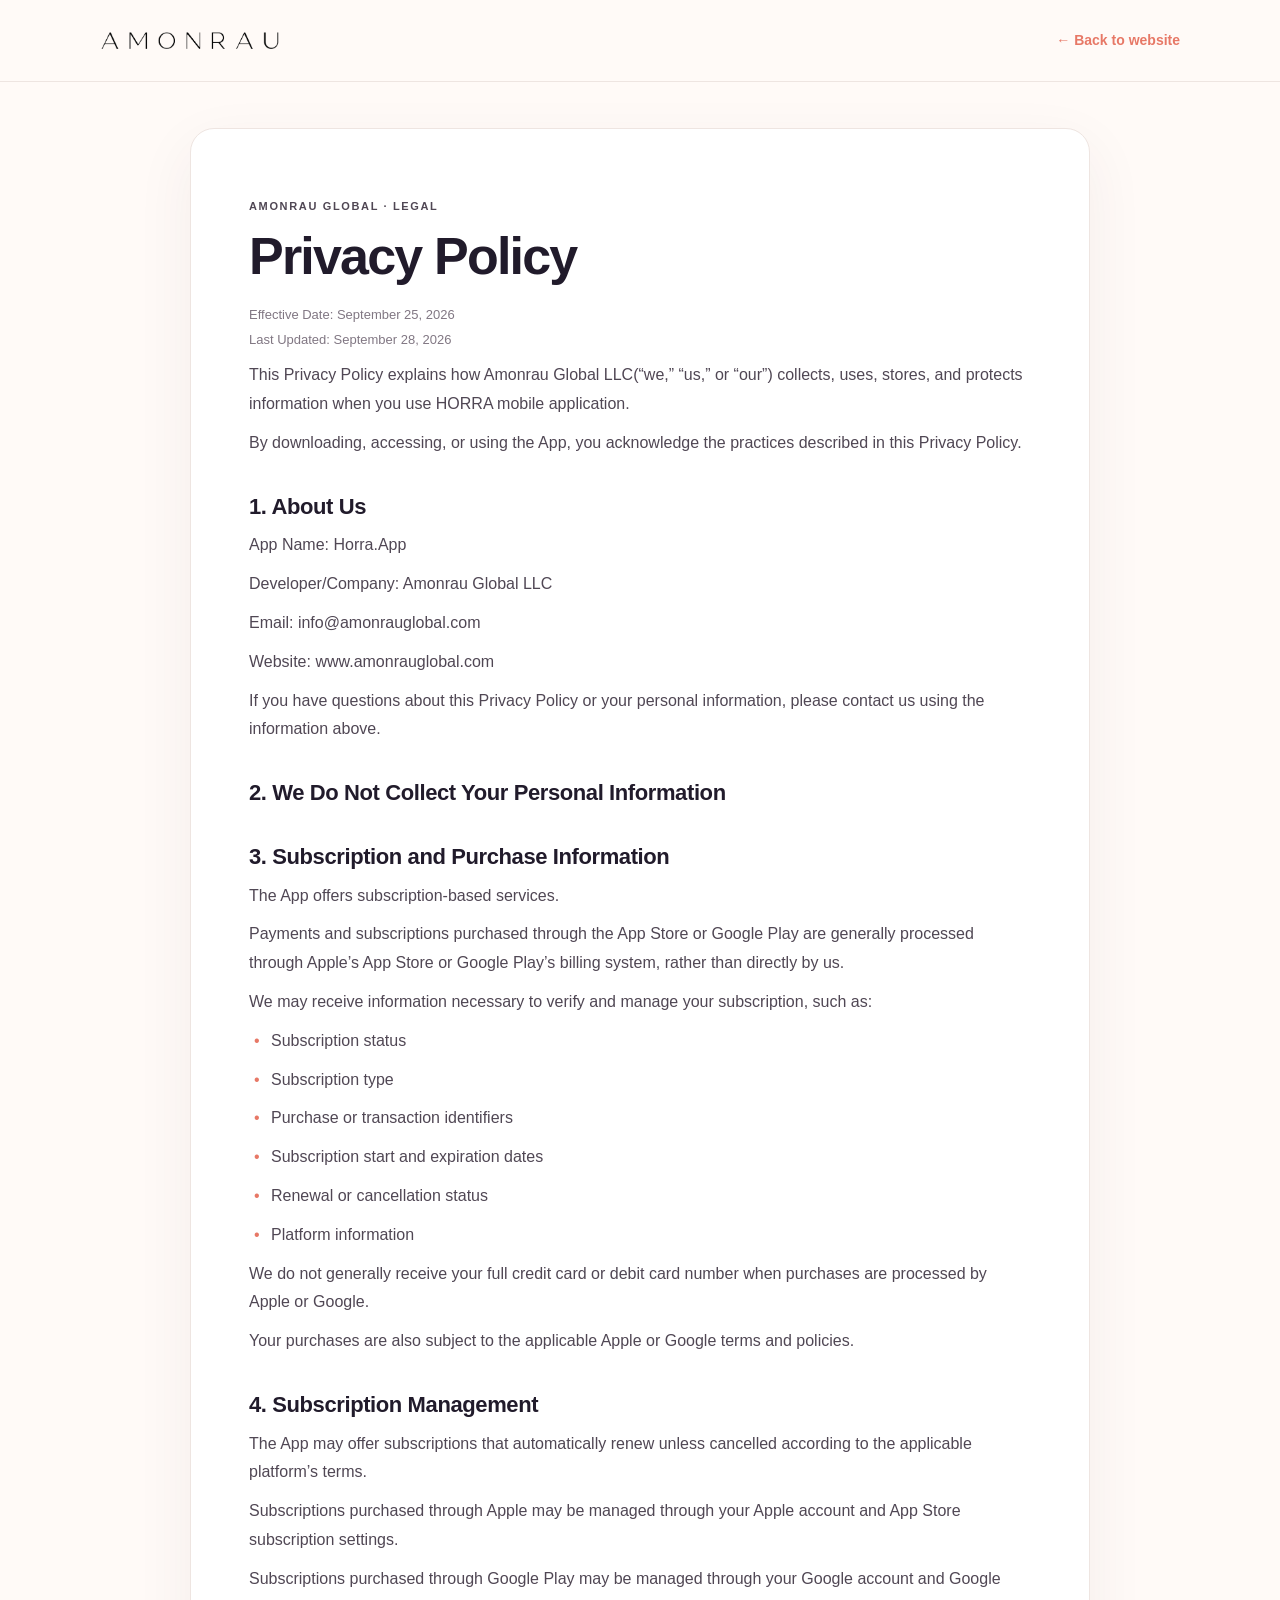
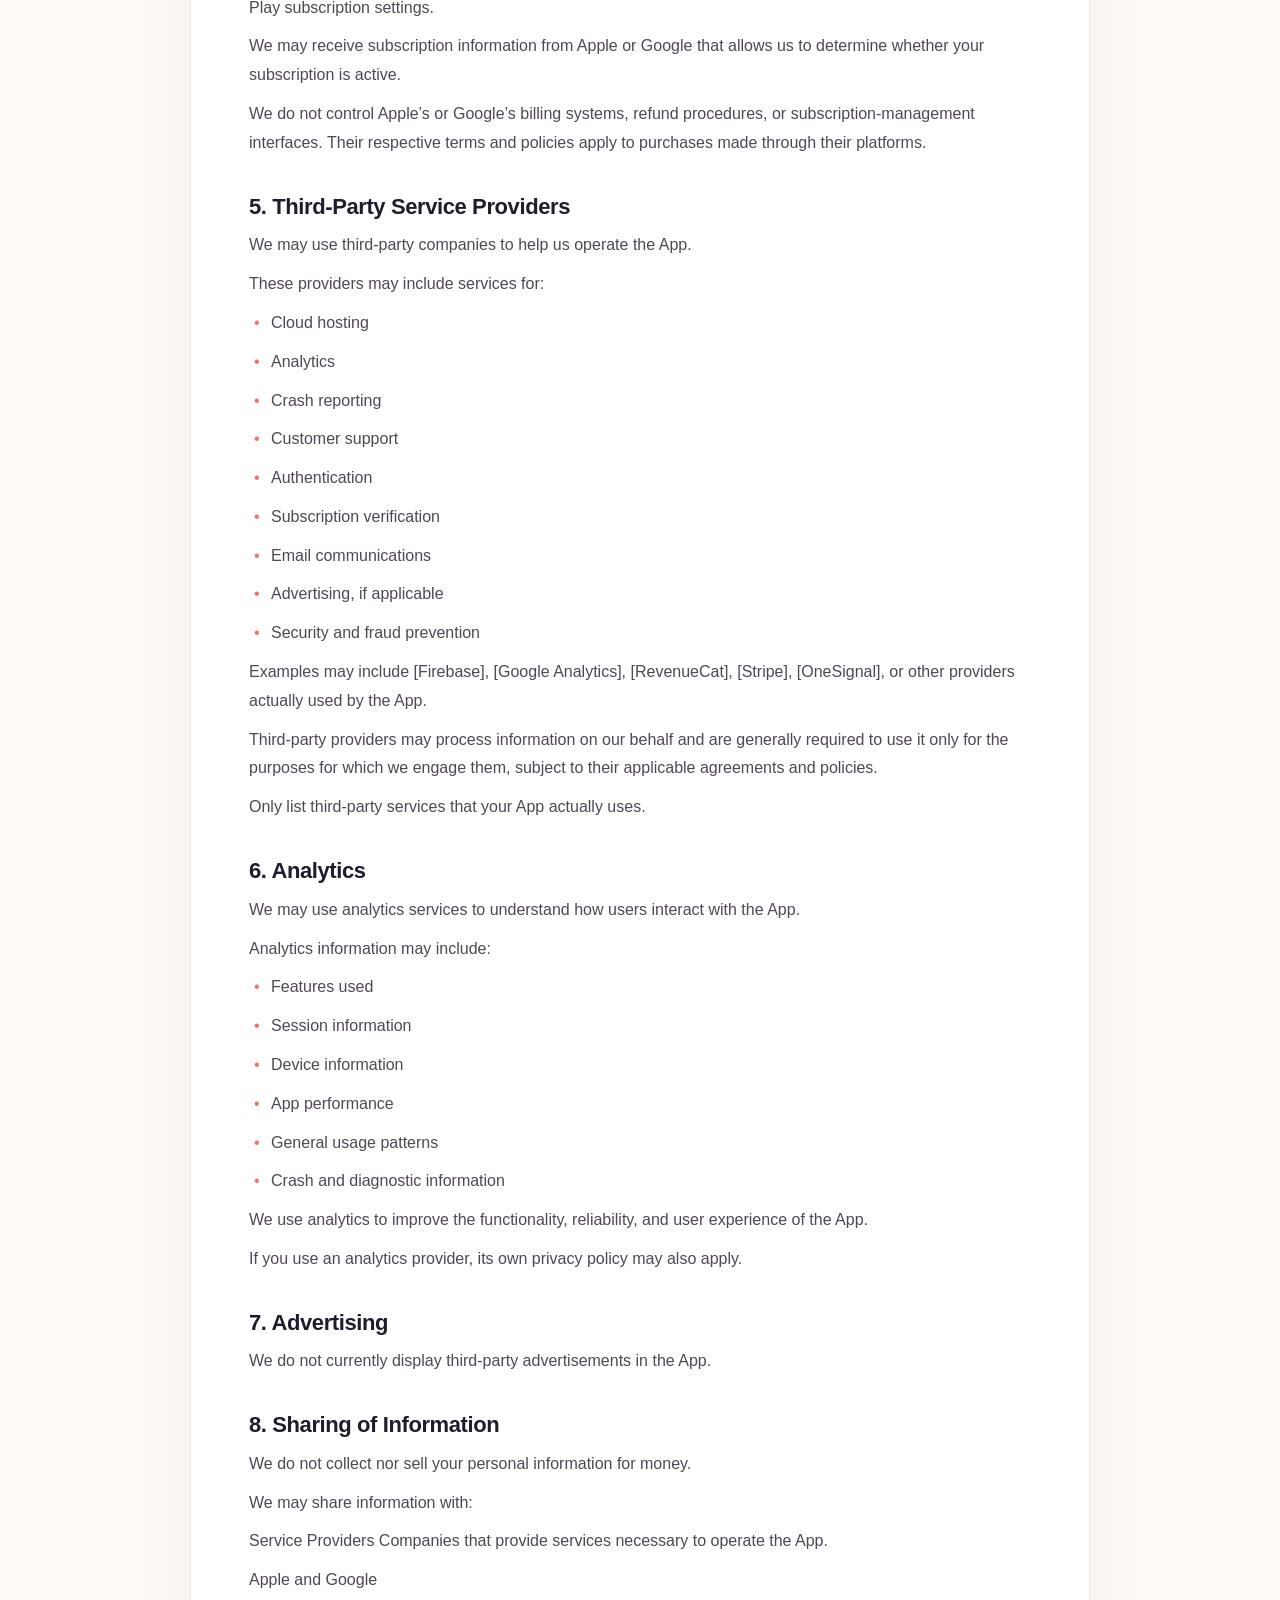
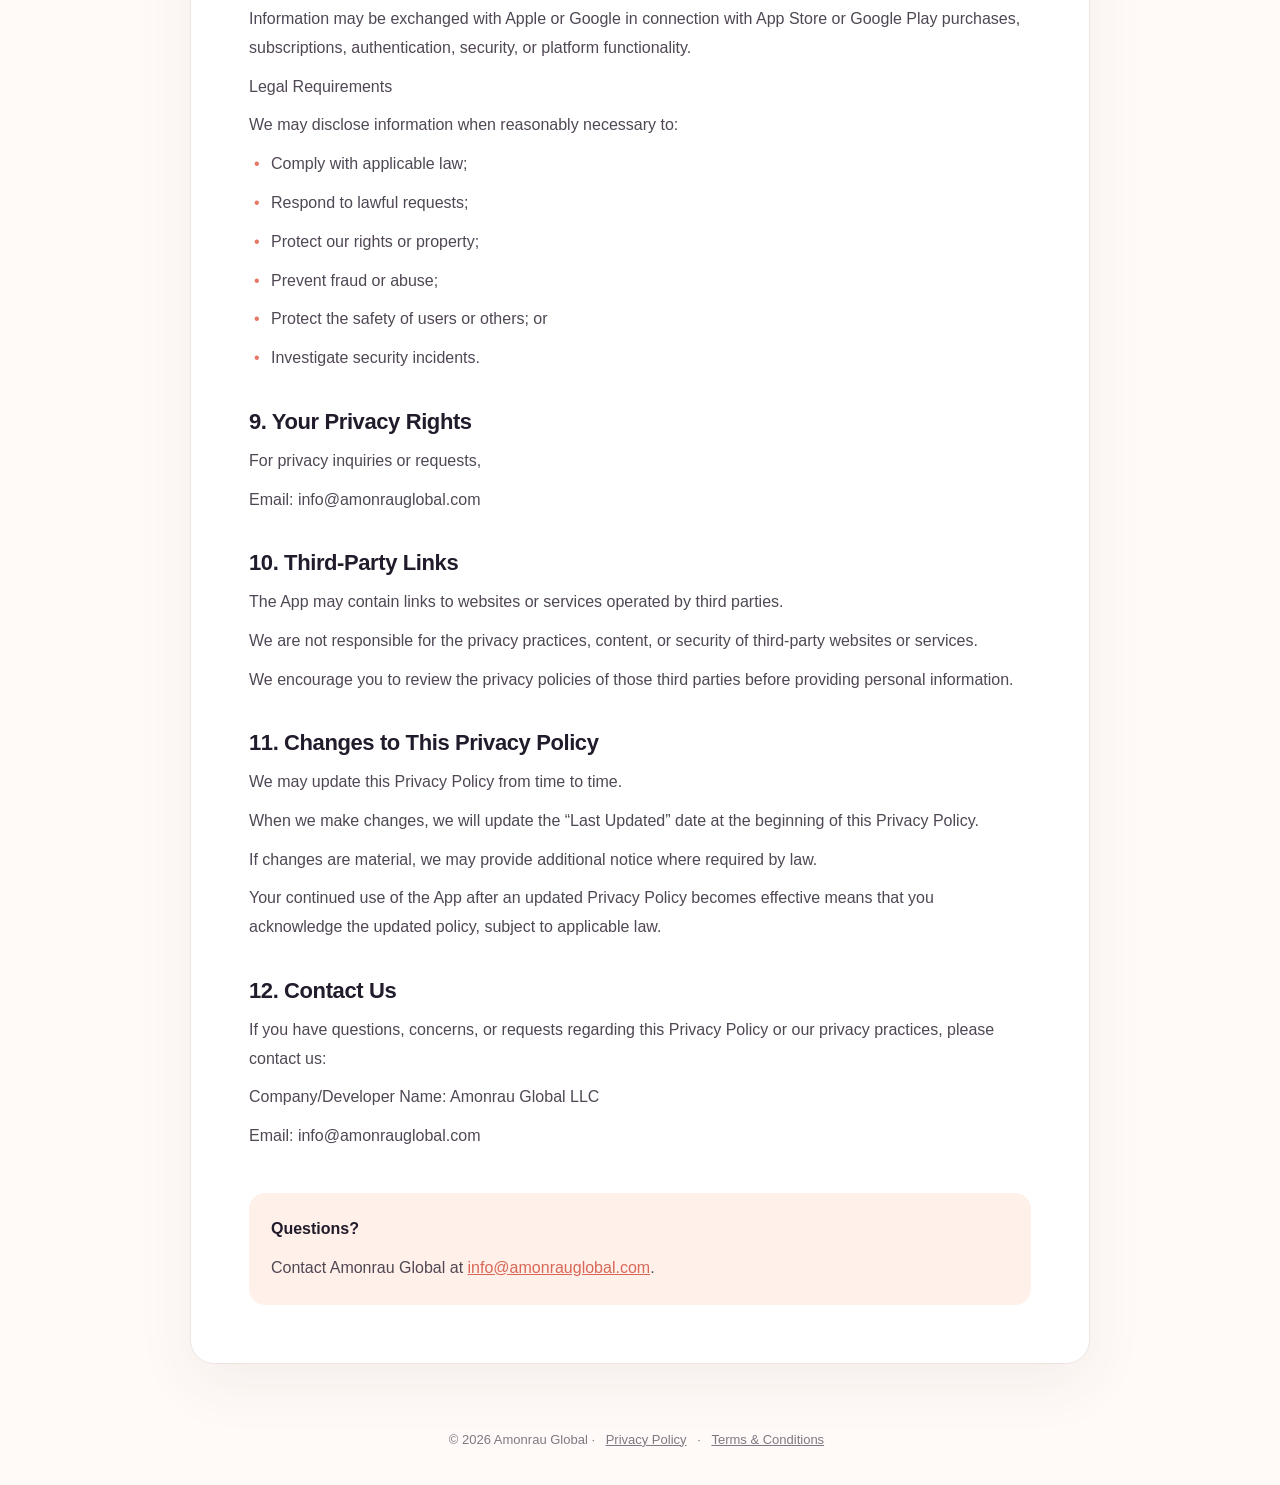
<file: privacy-policy.html>
<!doctype html>
<html lang="en"><head><meta charset="utf-8"><meta name="viewport" content="width=device-width,initial-scale=1">
<meta name="robots" content="index,follow"><meta name="description" content="Privacy Policy for Amonrau Global and Horra.">
<title>Privacy Policy | Amonrau Global</title>
<link rel="stylesheet" href="assets/legal.css">
</head><body><header class="top"><a href="index.html" class="brand"><img src="assets/amonrau-wordmark.png" alt="Amonrau Global"></a><a class="back" href="index.html">← Back to website</a></header>
<main class="legal"><div class="legal-card"><p class="eyebrow">AMONRAU GLOBAL · LEGAL</p><h1>Privacy Policy</h1><p class="date">Effective Date: September 25, 2026</p><p class="date">Last Updated: September 28, 2026</p><p>This Privacy Policy explains how Amonrau Global LLC(“we,” “us,” or “our”) collects, uses, stores, and protects information when you use HORRA mobile application.</p><p>By downloading, accessing, or using the App, you acknowledge the practices described in this Privacy Policy.</p><h2>1. About Us</h2><p>App Name: Horra.App</p><p>Developer/Company: Amonrau Global LLC</p><p>Email: info@amonrauglobal.com</p><p>Website: www.amonrauglobal.com</p><p>If you have questions about this Privacy Policy or your personal information, please contact us using the information above.</p><h2>2. We Do Not Collect Your Personal Information</h2><h2>3. Subscription and Purchase Information</h2><p>The App offers subscription-based services.</p><p>Payments and subscriptions purchased through the App Store or Google Play are generally processed through Apple’s App Store or Google Play’s billing system, rather than directly by us.</p><p>We may receive information necessary to verify and manage your subscription, such as:</p><p class="bullet">Subscription status</p><p class="bullet">Subscription type</p><p class="bullet">Purchase or transaction identifiers</p><p class="bullet">Subscription start and expiration dates</p><p class="bullet">Renewal or cancellation status</p><p class="bullet">Platform information</p><p>We do not generally receive your full credit card or debit card number when purchases are processed by Apple or Google.</p><p>Your purchases are also subject to the applicable Apple or Google terms and policies.</p><h2>4. Subscription Management</h2><p>The App may offer subscriptions that automatically renew unless cancelled according to the applicable platform’s terms.</p><p>Subscriptions purchased through Apple may be managed through your Apple account and App Store subscription settings.</p><p>Subscriptions purchased through Google Play may be managed through your Google account and Google Play subscription settings.</p><p>We may receive subscription information from Apple or Google that allows us to determine whether your subscription is active.</p><p>We do not control Apple’s or Google’s billing systems, refund procedures, or subscription-management interfaces. Their respective terms and policies apply to purchases made through their platforms.</p><h2>5. Third-Party Service Providers</h2><p>We may use third-party companies to help us operate the App.</p><p>These providers may include services for:</p><p class="bullet">Cloud hosting</p><p class="bullet">Analytics</p><p class="bullet">Crash reporting</p><p class="bullet">Customer support</p><p class="bullet">Authentication</p><p class="bullet">Subscription verification</p><p class="bullet">Email communications</p><p class="bullet">Advertising, if applicable</p><p class="bullet">Security and fraud prevention</p><p>Examples may include [Firebase], [Google Analytics], [RevenueCat], [Stripe], [OneSignal], or other providers actually used by the App.</p><p>Third-party providers may process information on our behalf and are generally required to use it only for the purposes for which we engage them, subject to their applicable agreements and policies.</p><p>Only list third-party services that your App actually uses.</p><h2>6. Analytics</h2><p>We may use analytics services to understand how users interact with the App.</p><p>Analytics information may include:</p><p class="bullet">Features used</p><p class="bullet">Session information</p><p class="bullet">Device information</p><p class="bullet">App performance</p><p class="bullet">General usage patterns</p><p class="bullet">Crash and diagnostic information</p><p>We use analytics to improve the functionality, reliability, and user experience of the App.</p><p>If you use an analytics provider, its own privacy policy may also apply.</p><h2>7. Advertising</h2><p>We do not currently display third-party advertisements in the App.</p><h2>8. Sharing of Information</h2><p>We do not collect nor sell your personal information for money.</p><p>We may share information with:</p><p>Service Providers Companies that provide services necessary to operate the App.</p><p>Apple and Google</p><p>Information may be exchanged with Apple or Google in connection with App Store or Google Play purchases, subscriptions, authentication, security, or platform functionality.</p><p>Legal Requirements</p><p>We may disclose information when reasonably necessary to:</p><p class="bullet">Comply with applicable law;</p><p class="bullet">Respond to lawful requests;</p><p class="bullet">Protect our rights or property;</p><p class="bullet">Prevent fraud or abuse;</p><p class="bullet">Protect the safety of users or others; or</p><p class="bullet">Investigate security incidents.</p><h2>9. Your Privacy Rights</h2><p>For privacy inquiries or requests,</p><p>Email: info@amonrauglobal.com</p><h2>10. Third-Party Links</h2><p>The App may contain links to websites or services operated by third parties.</p><p>We are not responsible for the privacy practices, content, or security of third-party websites or services.</p><p>We encourage you to review the privacy policies of those third parties before providing personal information.</p><h2>11. Changes to This Privacy Policy</h2><p>We may update this Privacy Policy from time to time.</p><p>When we make changes, we will update the “Last Updated” date at the beginning of this Privacy Policy.</p><p>If changes are material, we may provide additional notice where required by law.</p><p>Your continued use of the App after an updated Privacy Policy becomes effective means that you acknowledge the updated policy, subject to applicable law.</p><h2>12. Contact Us</h2><p>If you have questions, concerns, or requests regarding this Privacy Policy or our privacy practices, please contact us:</p><p>Company/Developer Name: Amonrau Global LLC</p><p>Email: info@amonrauglobal.com</p><div class="legal-contact"><strong>Questions?</strong><p>Contact Amonrau Global at <a href="mailto:info@amonrauglobal.com">info@amonrauglobal.com</a>.</p></div></div></main>
<footer class="legal-footer">© 2026 Amonrau Global · <a href="privacy-policy.html">Privacy Policy</a> · <a href="terms-and-conditions.html">Terms &amp; Conditions</a></footer>
</body></html>
</file>
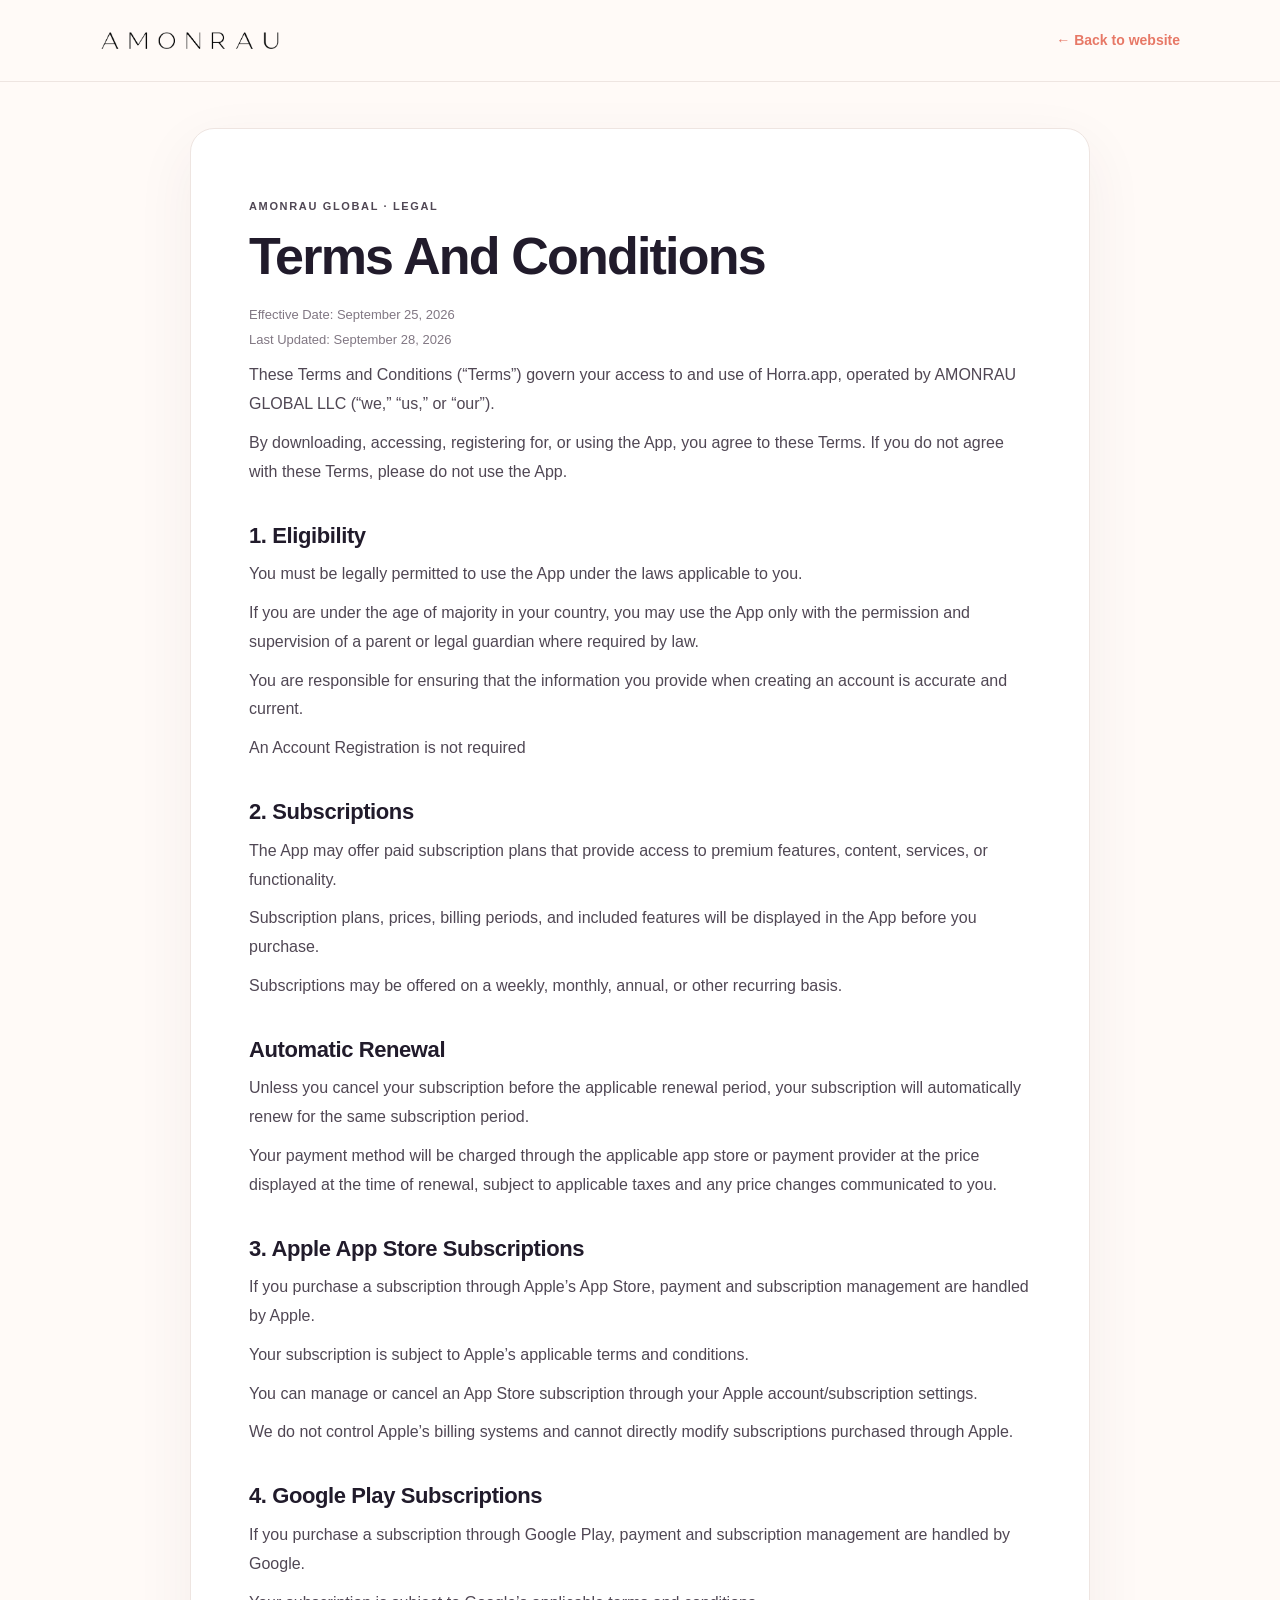
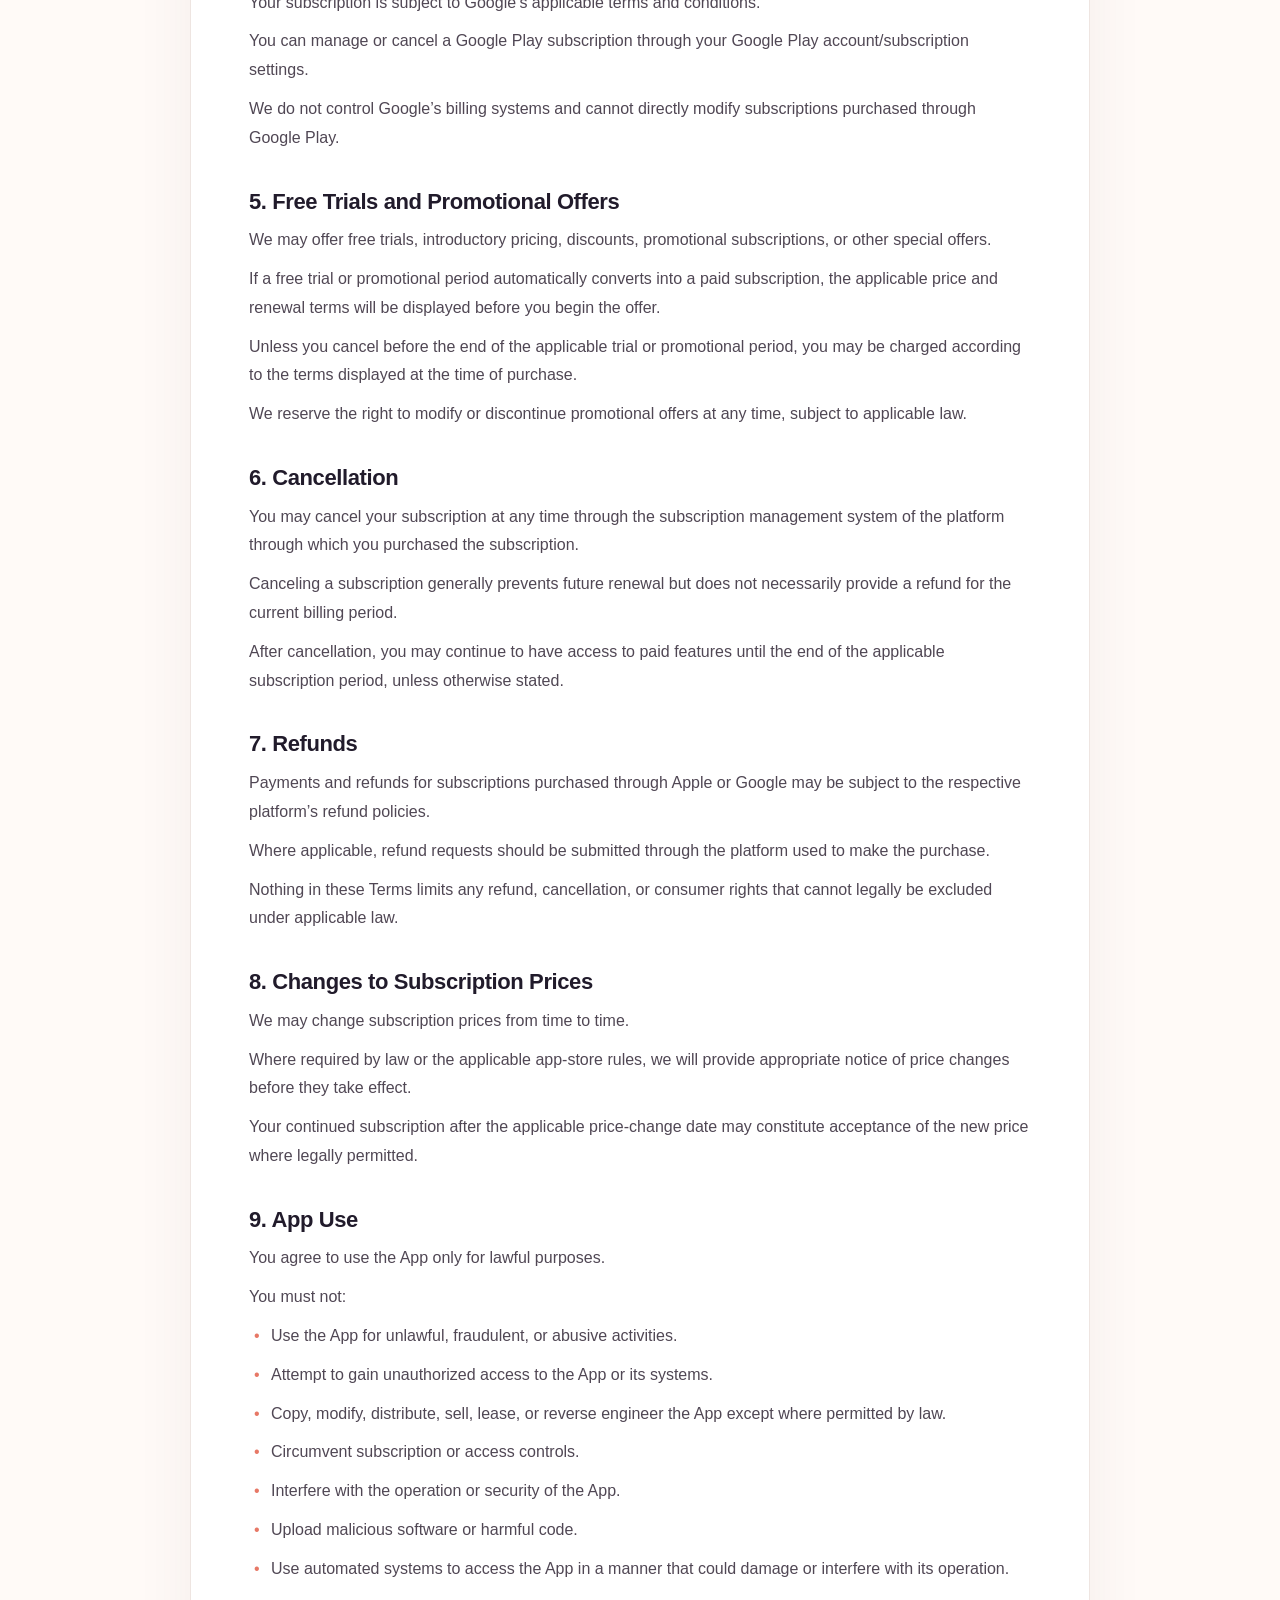
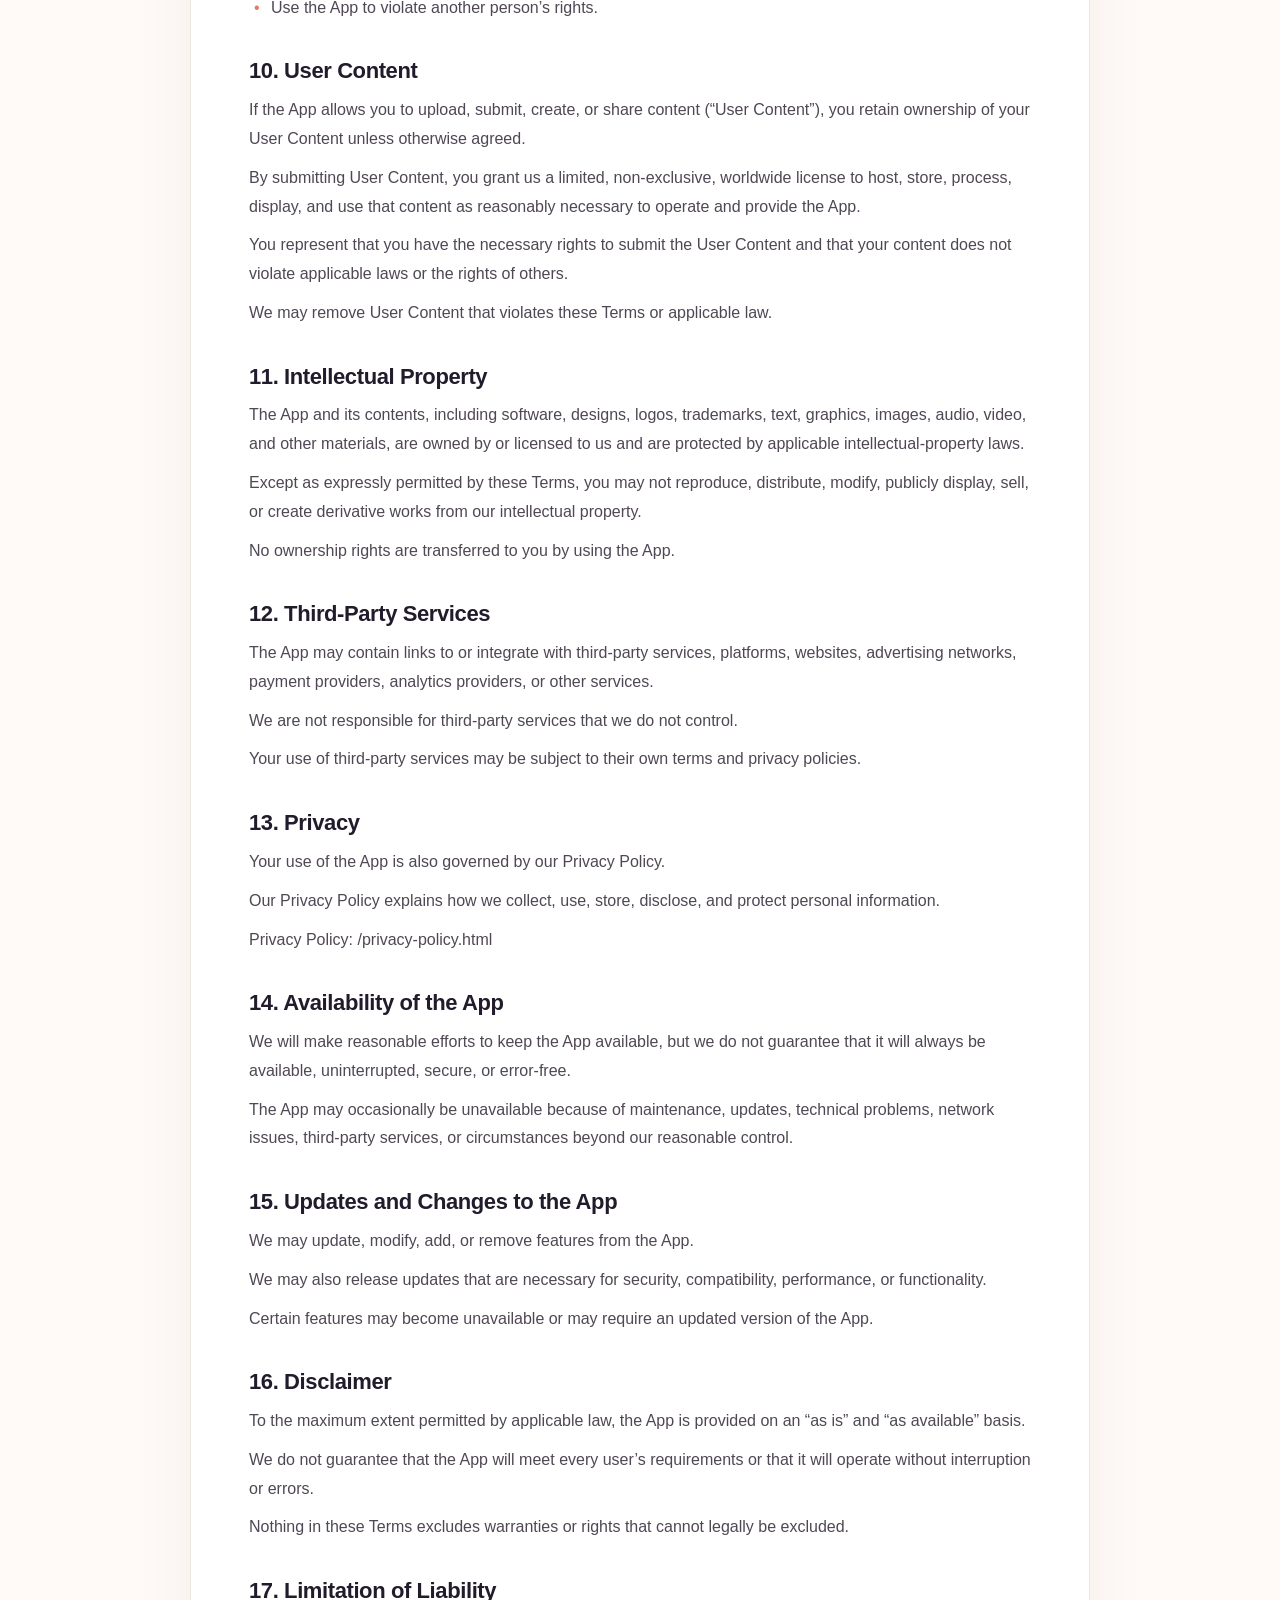
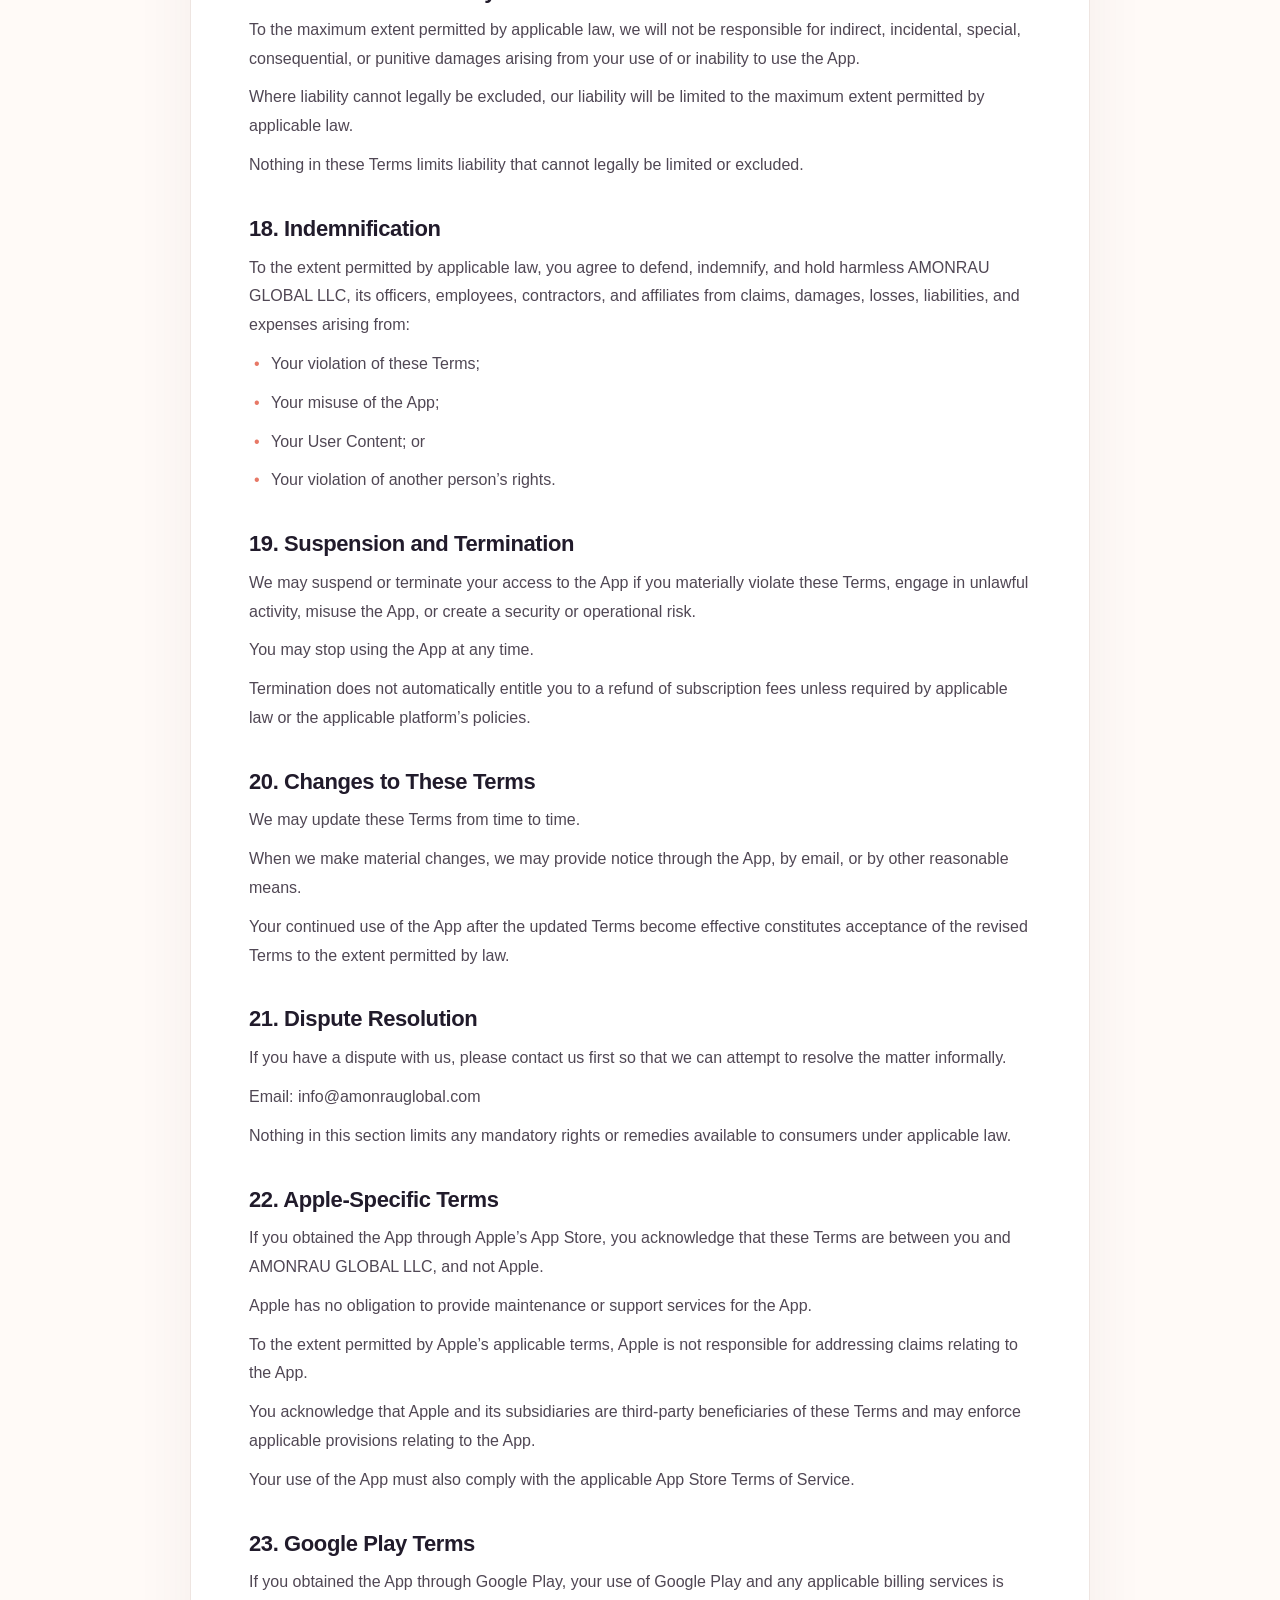
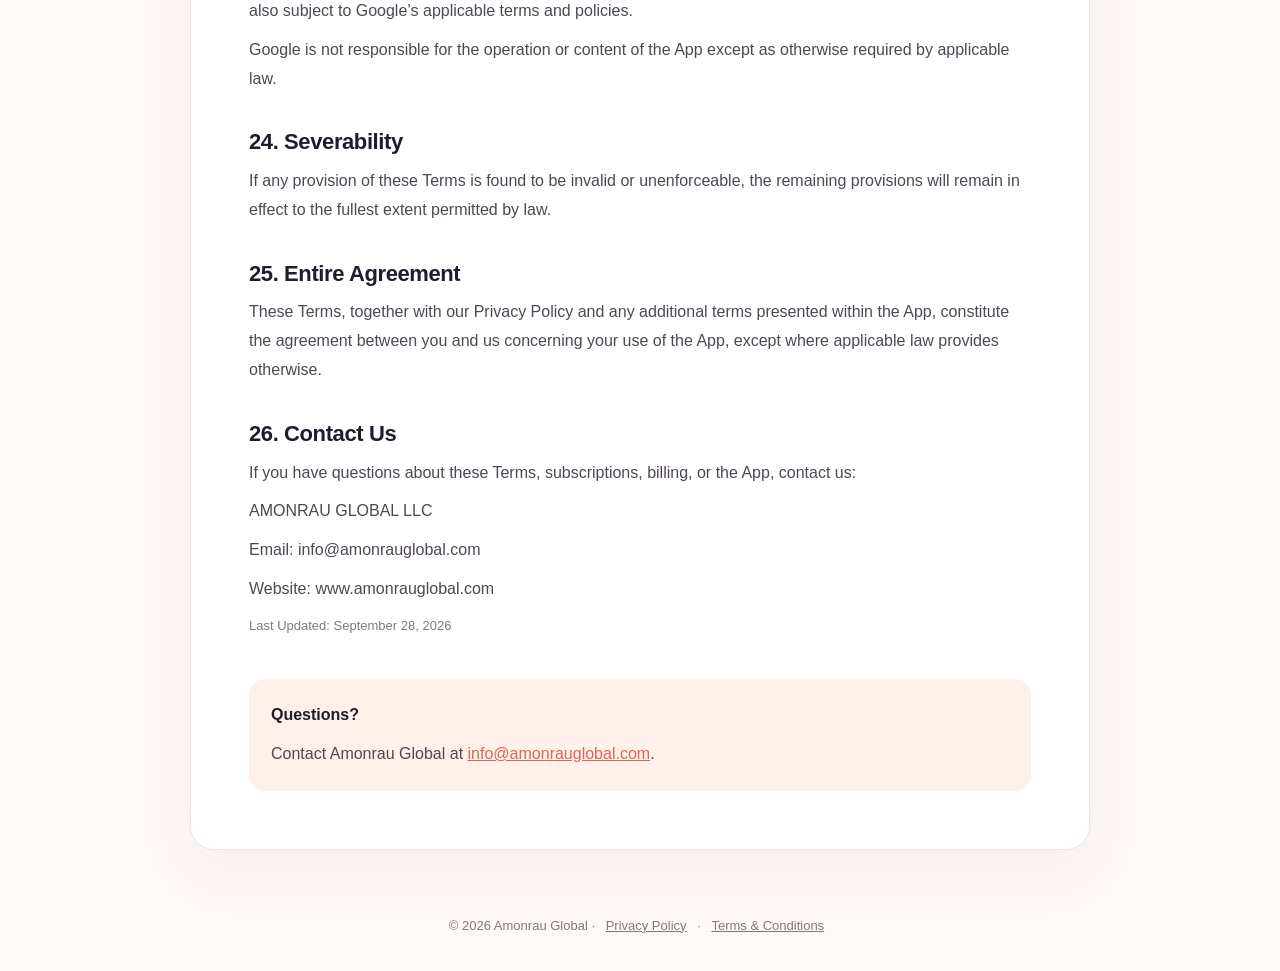
<file: terms-and-conditions.html>
<!doctype html>
<html lang="en"><head><meta charset="utf-8"><meta name="viewport" content="width=device-width,initial-scale=1">
<meta name="robots" content="index,follow"><meta name="description" content="Terms and Conditions for Amonrau Global and Horra.">
<title>Terms and Conditions | Amonrau Global</title>
<link rel="stylesheet" href="assets/legal.css">
</head><body><header class="top"><a href="index.html" class="brand"><img src="assets/amonrau-wordmark.png" alt="Amonrau Global"></a><a class="back" href="index.html">← Back to website</a></header>
<main class="legal"><div class="legal-card"><p class="eyebrow">AMONRAU GLOBAL · LEGAL</p><h1>Terms And Conditions</h1><p class="date">Effective Date: September 25, 2026</p><p class="date">Last Updated: September 28, 2026</p><p>These Terms and Conditions (“Terms”) govern your access to and use of Horra.app, operated by AMONRAU GLOBAL LLC (“we,” “us,” or “our”).</p><p>By downloading, accessing, registering for, or using the App, you agree to these Terms. If you do not agree with these Terms, please do not use the App.</p><h2>1. Eligibility</h2><p>You must be legally permitted to use the App under the laws applicable to you.</p><p>If you are under the age of majority in your country, you may use the App only with the permission and supervision of a parent or legal guardian where required by law.</p><p>You are responsible for ensuring that the information you provide when creating an account is accurate and current.</p><p>An Account Registration is not required</p><h2>2. Subscriptions</h2><p>The App may offer paid subscription plans that provide access to premium features, content, services, or functionality.</p><p>Subscription plans, prices, billing periods, and included features will be displayed in the App before you purchase.</p><p>Subscriptions may be offered on a weekly, monthly, annual, or other recurring basis.</p><h2>Automatic Renewal</h2><p>Unless you cancel your subscription before the applicable renewal period, your subscription will automatically renew for the same subscription period.</p><p>Your payment method will be charged through the applicable app store or payment provider at the price displayed at the time of renewal, subject to applicable taxes and any price changes communicated to you.</p><h2>3. Apple App Store Subscriptions</h2><p>If you purchase a subscription through Apple’s App Store, payment and subscription management are handled by Apple.</p><p>Your subscription is subject to Apple’s applicable terms and conditions.</p><p>You can manage or cancel an App Store subscription through your Apple account/subscription settings.</p><p>We do not control Apple’s billing systems and cannot directly modify subscriptions purchased through Apple.</p><h2>4. Google Play Subscriptions</h2><p>If you purchase a subscription through Google Play, payment and subscription management are handled by Google.</p><p>Your subscription is subject to Google’s applicable terms and conditions.</p><p>You can manage or cancel a Google Play subscription through your Google Play account/subscription settings.</p><p>We do not control Google’s billing systems and cannot directly modify subscriptions purchased through Google Play.</p><h2>5. Free Trials and Promotional Offers</h2><p>We may offer free trials, introductory pricing, discounts, promotional subscriptions, or other special offers.</p><p>If a free trial or promotional period automatically converts into a paid subscription, the applicable price and renewal terms will be displayed before you begin the offer.</p><p>Unless you cancel before the end of the applicable trial or promotional period, you may be charged according to the terms displayed at the time of purchase.</p><p>We reserve the right to modify or discontinue promotional offers at any time, subject to applicable law.</p><h2>6. Cancellation</h2><p>You may cancel your subscription at any time through the subscription management system of the platform through which you purchased the subscription.</p><p>Canceling a subscription generally prevents future renewal but does not necessarily provide a refund for the current billing period.</p><p>After cancellation, you may continue to have access to paid features until the end of the applicable subscription period, unless otherwise stated.</p><h2>7. Refunds</h2><p>Payments and refunds for subscriptions purchased through Apple or Google may be subject to the respective platform’s refund policies.</p><p>Where applicable, refund requests should be submitted through the platform used to make the purchase.</p><p>Nothing in these Terms limits any refund, cancellation, or consumer rights that cannot legally be excluded under applicable law.</p><h2>8. Changes to Subscription Prices</h2><p>We may change subscription prices from time to time.</p><p>Where required by law or the applicable app-store rules, we will provide appropriate notice of price changes before they take effect.</p><p>Your continued subscription after the applicable price-change date may constitute acceptance of the new price where legally permitted.</p><h2>9. App Use</h2><p>You agree to use the App only for lawful purposes.</p><p>You must not:</p><p class="bullet">Use the App for unlawful, fraudulent, or abusive activities.</p><p class="bullet">Attempt to gain unauthorized access to the App or its systems.</p><p class="bullet">Copy, modify, distribute, sell, lease, or reverse engineer the App except where permitted by law.</p><p class="bullet">Circumvent subscription or access controls.</p><p class="bullet">Interfere with the operation or security of the App.</p><p class="bullet">Upload malicious software or harmful code.</p><p class="bullet">Use automated systems to access the App in a manner that could damage or interfere with its operation.</p><p class="bullet">Use the App to violate another person’s rights.</p><h2>10. User Content</h2><p>If the App allows you to upload, submit, create, or share content (“User Content”), you retain ownership of your User Content unless otherwise agreed.</p><p>By submitting User Content, you grant us a limited, non-exclusive, worldwide license to host, store, process, display, and use that content as reasonably necessary to operate and provide the App.</p><p>You represent that you have the necessary rights to submit the User Content and that your content does not violate applicable laws or the rights of others.</p><p>We may remove User Content that violates these Terms or applicable law.</p><h2>11. Intellectual Property</h2><p>The App and its contents, including software, designs, logos, trademarks, text, graphics, images, audio, video, and other materials, are owned by or licensed to us and are protected by applicable intellectual-property laws.</p><p>Except as expressly permitted by these Terms, you may not reproduce, distribute, modify, publicly display, sell, or create derivative works from our intellectual property.</p><p>No ownership rights are transferred to you by using the App.</p><h2>12. Third-Party Services</h2><p>The App may contain links to or integrate with third-party services, platforms, websites, advertising networks, payment providers, analytics providers, or other services.</p><p>We are not responsible for third-party services that we do not control.</p><p>Your use of third-party services may be subject to their own terms and privacy policies.</p><h2>13. Privacy</h2><p>Your use of the App is also governed by our Privacy Policy.</p><p>Our Privacy Policy explains how we collect, use, store, disclose, and protect personal information.</p><p>Privacy Policy: /privacy-policy.html</p><h2>14. Availability of the App</h2><p>We will make reasonable efforts to keep the App available, but we do not guarantee that it will always be available, uninterrupted, secure, or error-free.</p><p>The App may occasionally be unavailable because of maintenance, updates, technical problems, network issues, third-party services, or circumstances beyond our reasonable control.</p><h2>15. Updates and Changes to the App</h2><p>We may update, modify, add, or remove features from the App.</p><p>We may also release updates that are necessary for security, compatibility, performance, or functionality.</p><p>Certain features may become unavailable or may require an updated version of the App.</p><h2>16. Disclaimer</h2><p>To the maximum extent permitted by applicable law, the App is provided on an “as is” and “as available” basis.</p><p>We do not guarantee that the App will meet every user’s requirements or that it will operate without interruption or errors.</p><p>Nothing in these Terms excludes warranties or rights that cannot legally be excluded.</p><h2>17. Limitation of Liability</h2><p>To the maximum extent permitted by applicable law, we will not be responsible for indirect, incidental, special, consequential, or punitive damages arising from your use of or inability to use the App.</p><p>Where liability cannot legally be excluded, our liability will be limited to the maximum extent permitted by applicable law.</p><p>Nothing in these Terms limits liability that cannot legally be limited or excluded.</p><h2>18. Indemnification</h2><p>To the extent permitted by applicable law, you agree to defend, indemnify, and hold harmless AMONRAU GLOBAL LLC, its officers, employees, contractors, and affiliates from claims, damages, losses, liabilities, and expenses arising from:</p><p class="bullet">Your violation of these Terms;</p><p class="bullet">Your misuse of the App;</p><p class="bullet">Your User Content; or</p><p class="bullet">Your violation of another person’s rights.</p><h2>19. Suspension and Termination</h2><p>We may suspend or terminate your access to the App if you materially violate these Terms, engage in unlawful activity, misuse the App, or create a security or operational risk.</p><p>You may stop using the App at any time.</p><p>Termination does not automatically entitle you to a refund of subscription fees unless required by applicable law or the applicable platform’s policies.</p><h2>20. Changes to These Terms</h2><p>We may update these Terms from time to time.</p><p>When we make material changes, we may provide notice through the App, by email, or by other reasonable means.</p><p>Your continued use of the App after the updated Terms become effective constitutes acceptance of the revised Terms to the extent permitted by law.</p><h2>21. Dispute Resolution</h2><p>If you have a dispute with us, please contact us first so that we can attempt to resolve the matter informally.</p><p>Email: info@amonrauglobal.com</p><p>Nothing in this section limits any mandatory rights or remedies available to consumers under applicable law.</p><h2>22. Apple-Specific Terms</h2><p>If you obtained the App through Apple’s App Store, you acknowledge that these Terms are between you and AMONRAU GLOBAL LLC, and not Apple.</p><p>Apple has no obligation to provide maintenance or support services for the App.</p><p>To the extent permitted by Apple’s applicable terms, Apple is not responsible for addressing claims relating to the App.</p><p>You acknowledge that Apple and its subsidiaries are third-party beneficiaries of these Terms and may enforce applicable provisions relating to the App.</p><p>Your use of the App must also comply with the applicable App Store Terms of Service.</p><h2>23. Google Play Terms</h2><p>If you obtained the App through Google Play, your use of Google Play and any applicable billing services is also subject to Google’s applicable terms and policies.</p><p>Google is not responsible for the operation or content of the App except as otherwise required by applicable law.</p><h2>24. Severability</h2><p>If any provision of these Terms is found to be invalid or unenforceable, the remaining provisions will remain in effect to the fullest extent permitted by law.</p><h2>25. Entire Agreement</h2><p>These Terms, together with our Privacy Policy and any additional terms presented within the App, constitute the agreement between you and us concerning your use of the App, except where applicable law provides otherwise.</p><h2>26. Contact Us</h2><p>If you have questions about these Terms, subscriptions, billing, or the App, contact us:</p><p>AMONRAU GLOBAL LLC</p><p>Email: info@amonrauglobal.com</p><p>Website: www.amonrauglobal.com</p><p class="date">Last Updated: September 28, 2026</p><div class="legal-contact"><strong>Questions?</strong><p>Contact Amonrau Global at <a href="mailto:info@amonrauglobal.com">info@amonrauglobal.com</a>.</p></div></div></main>
<footer class="legal-footer">© 2026 Amonrau Global · <a href="privacy-policy.html">Privacy Policy</a> · <a href="terms-and-conditions.html">Terms &amp; Conditions</a></footer>
</body></html>
</file>
<file: assets/legal.css>
*{box-sizing:border-box}body{margin:0;background:#fffaf7;color:#211b2b;font:16px/1.8 "DM Sans",Arial,sans-serif;-webkit-font-smoothing:antialiased}.top{height:82px;padding:0 max(24px,calc((100% - 1080px)/2));display:flex;align-items:center;justify-content:space-between;border-bottom:1px solid #eee5e1;background:#fffaf7}.brand img{display:block;width:180px;max-width:45vw;height:auto}.back{font-size:14px;font-weight:700;color:#e77866;text-decoration:none}.legal{width:min(900px,calc(100% - 32px));margin:46px auto 64px}.legal-card{background:#fff;border:1px solid #eee5e1;border-radius:24px;padding:clamp(24px,5vw,58px);box-shadow:0 20px 60px #552d3910}.eyebrow{font-size:11px!important;letter-spacing:.15em;color:#e77866;font-weight:800;text-transform:uppercase}.legal h1{font-size:clamp(34px,5vw,52px);line-height:1.15;letter-spacing:-1.8px;margin:8px 0 16px}.legal h2{font-size:22px;line-height:1.35;margin:34px 0 10px;letter-spacing:-.4px}.legal p{margin:10px 0;color:#504754}.legal .date{font-size:13px;color:#817783;margin:2px 0}.legal .bullet{padding-left:22px;position:relative}.legal .bullet:before{content:"•";position:absolute;left:5px;color:#e77866}.legal a{color:#d96656}.legal-contact{margin-top:42px;padding:22px;background:#fff0e9;border-radius:16px}.legal-contact p{margin-bottom:0}.legal-footer{text-align:center;padding:0 20px 34px;font-size:13px;color:#817783}.legal-footer a{color:inherit;margin:0 7px}@media(max-width:600px){.top{height:70px}.legal{margin:24px auto 40px}.legal-card{border-radius:18px}}
</file>
